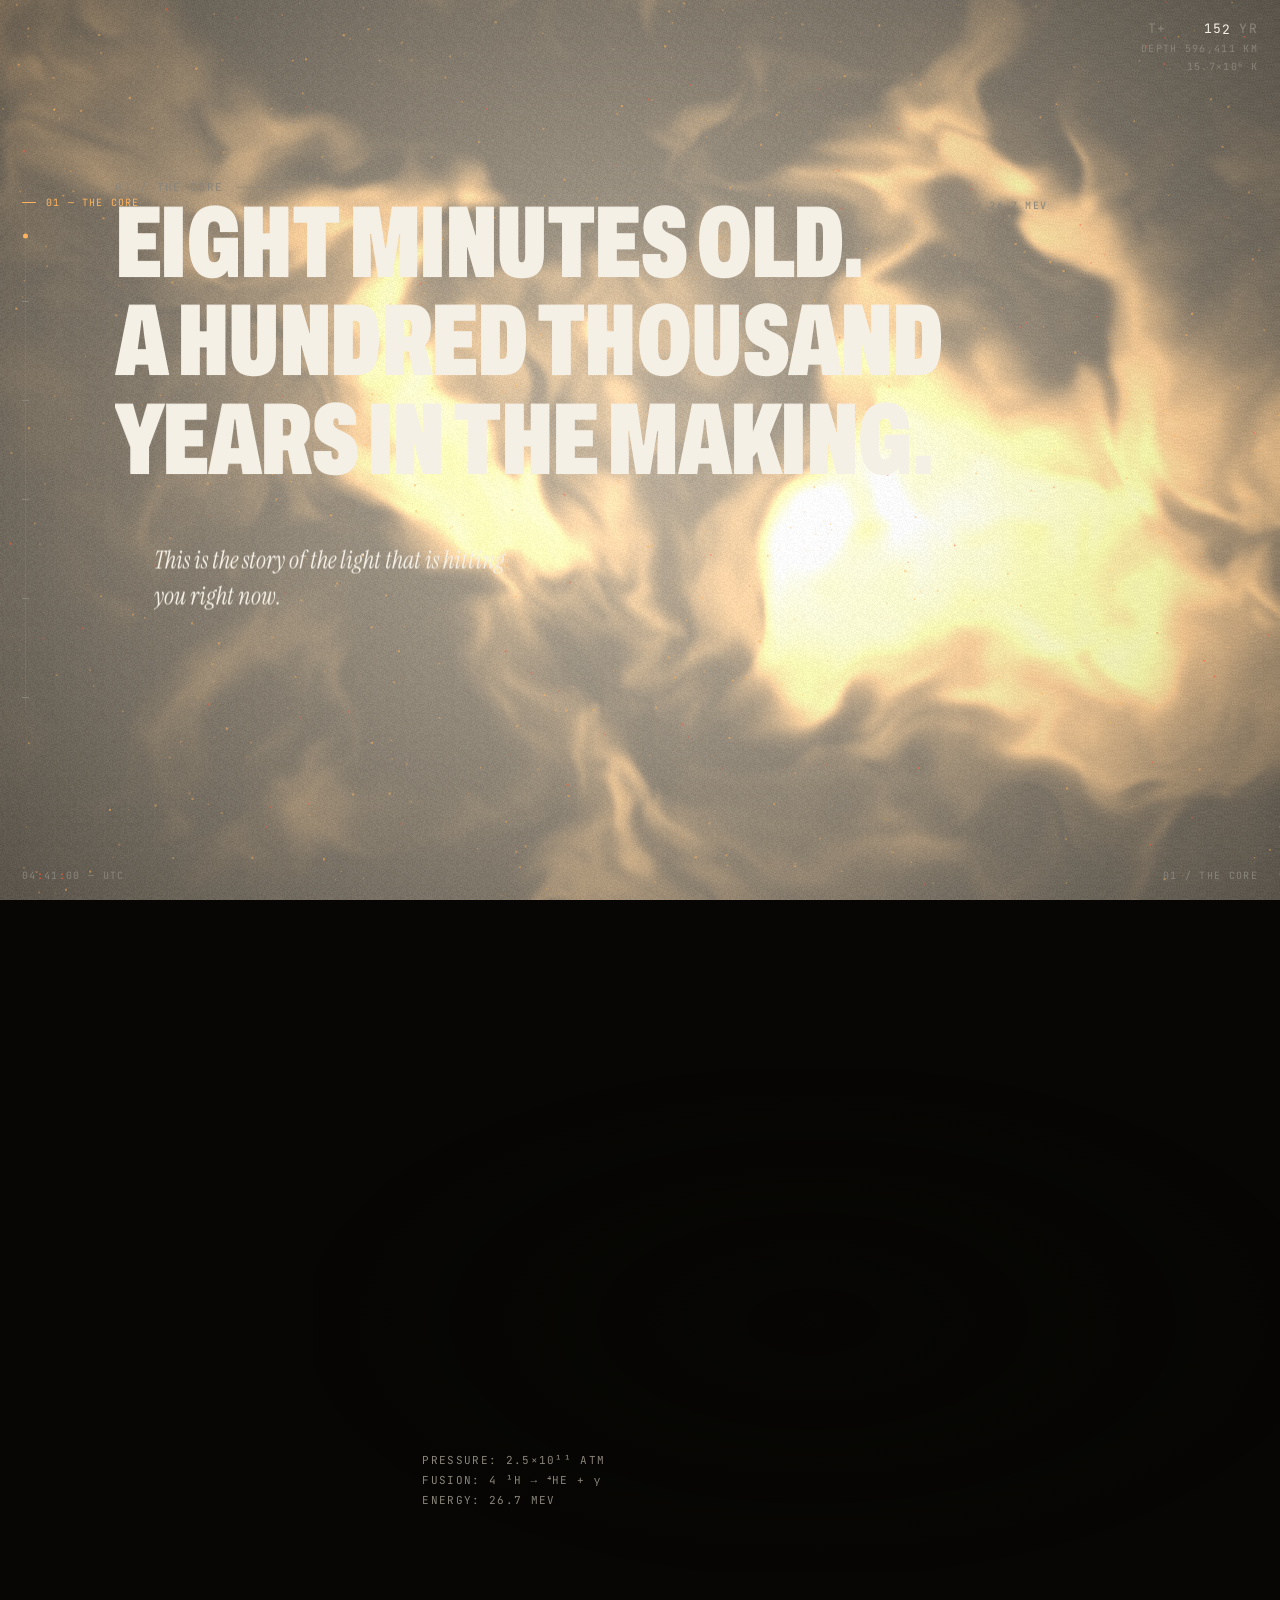
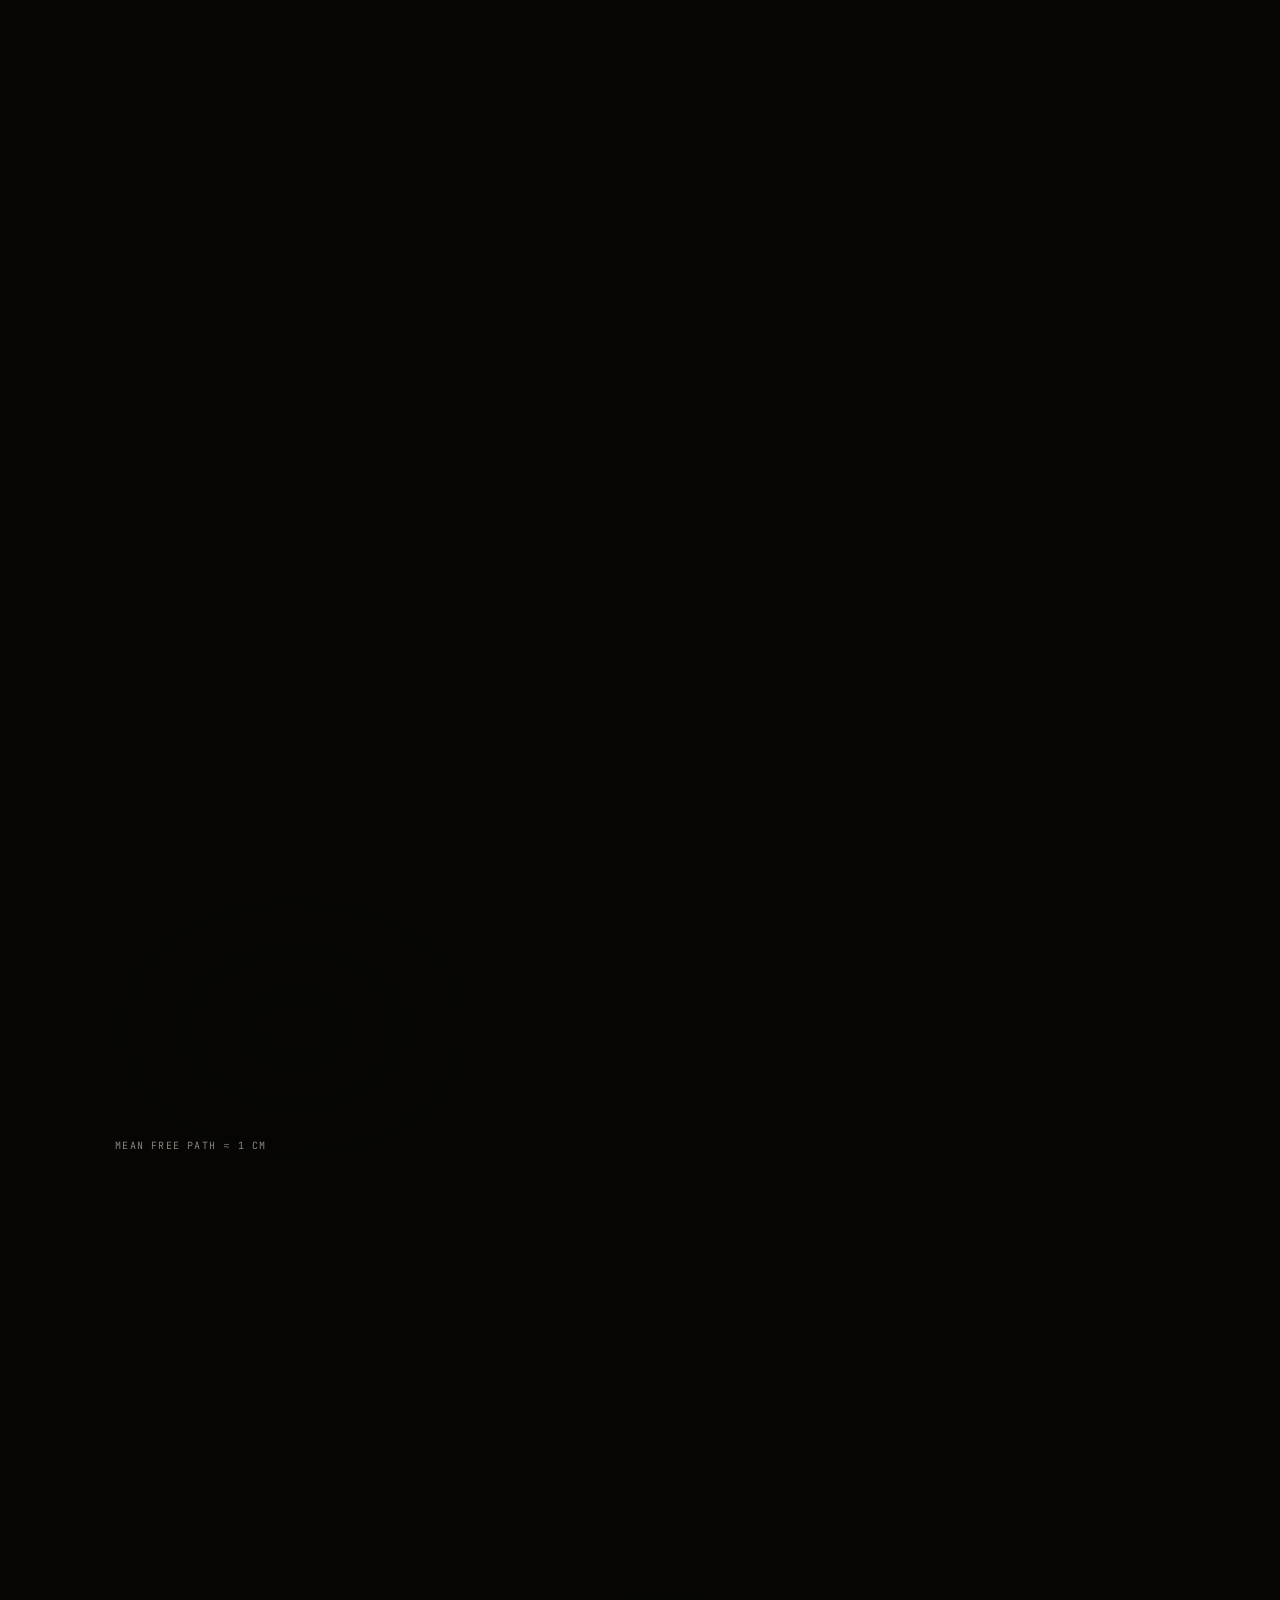
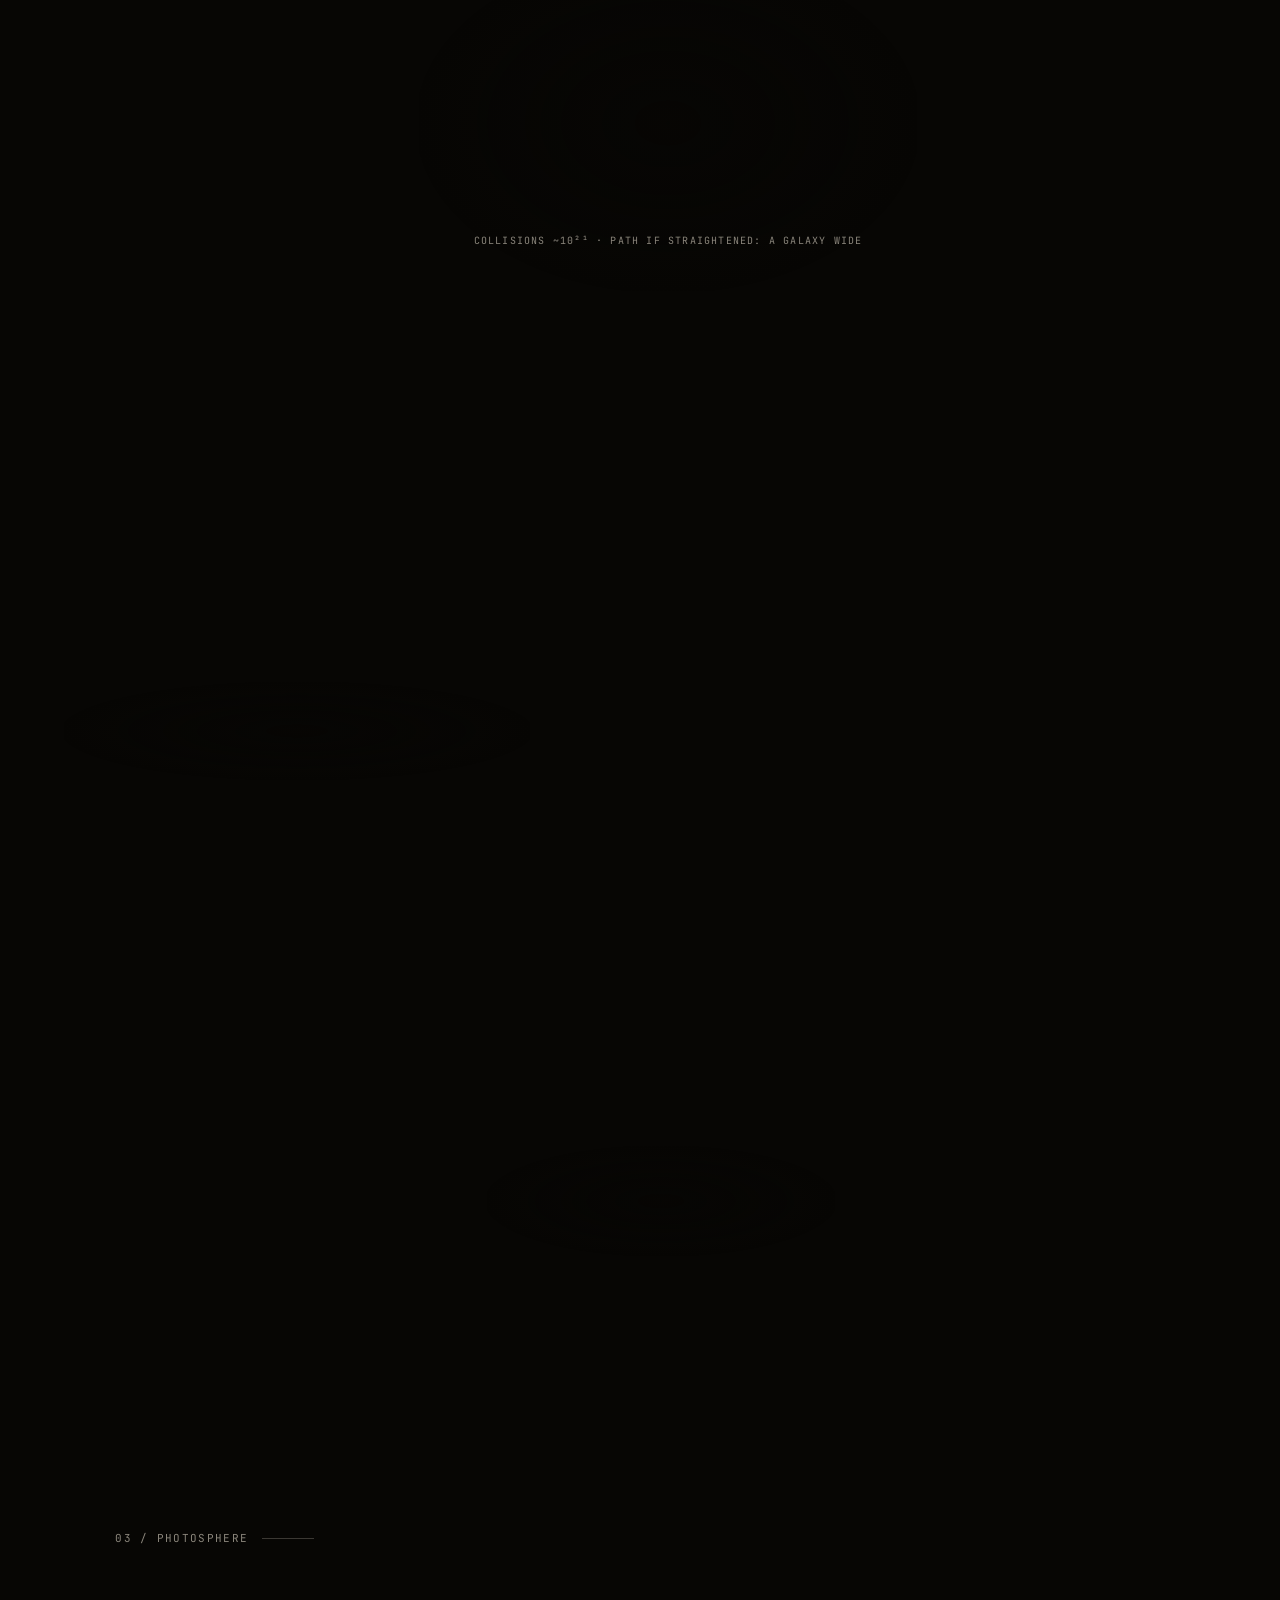
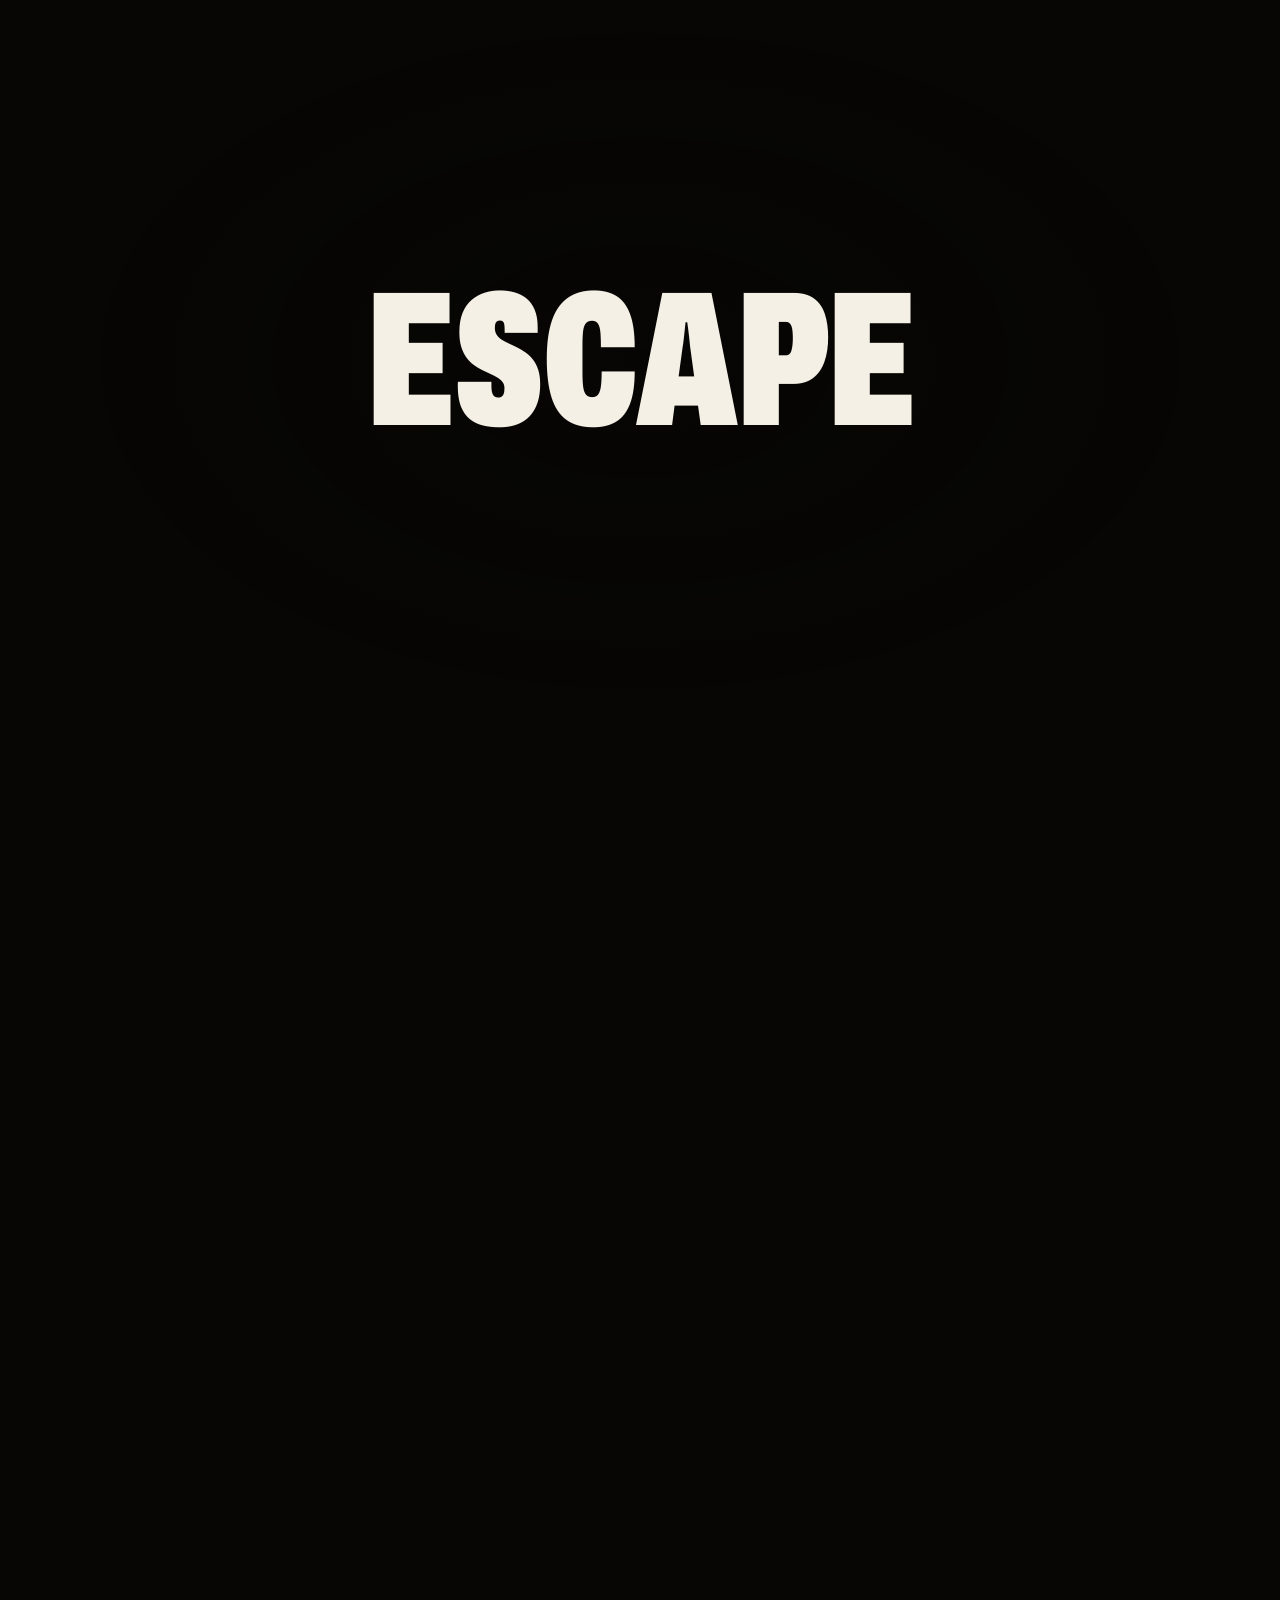
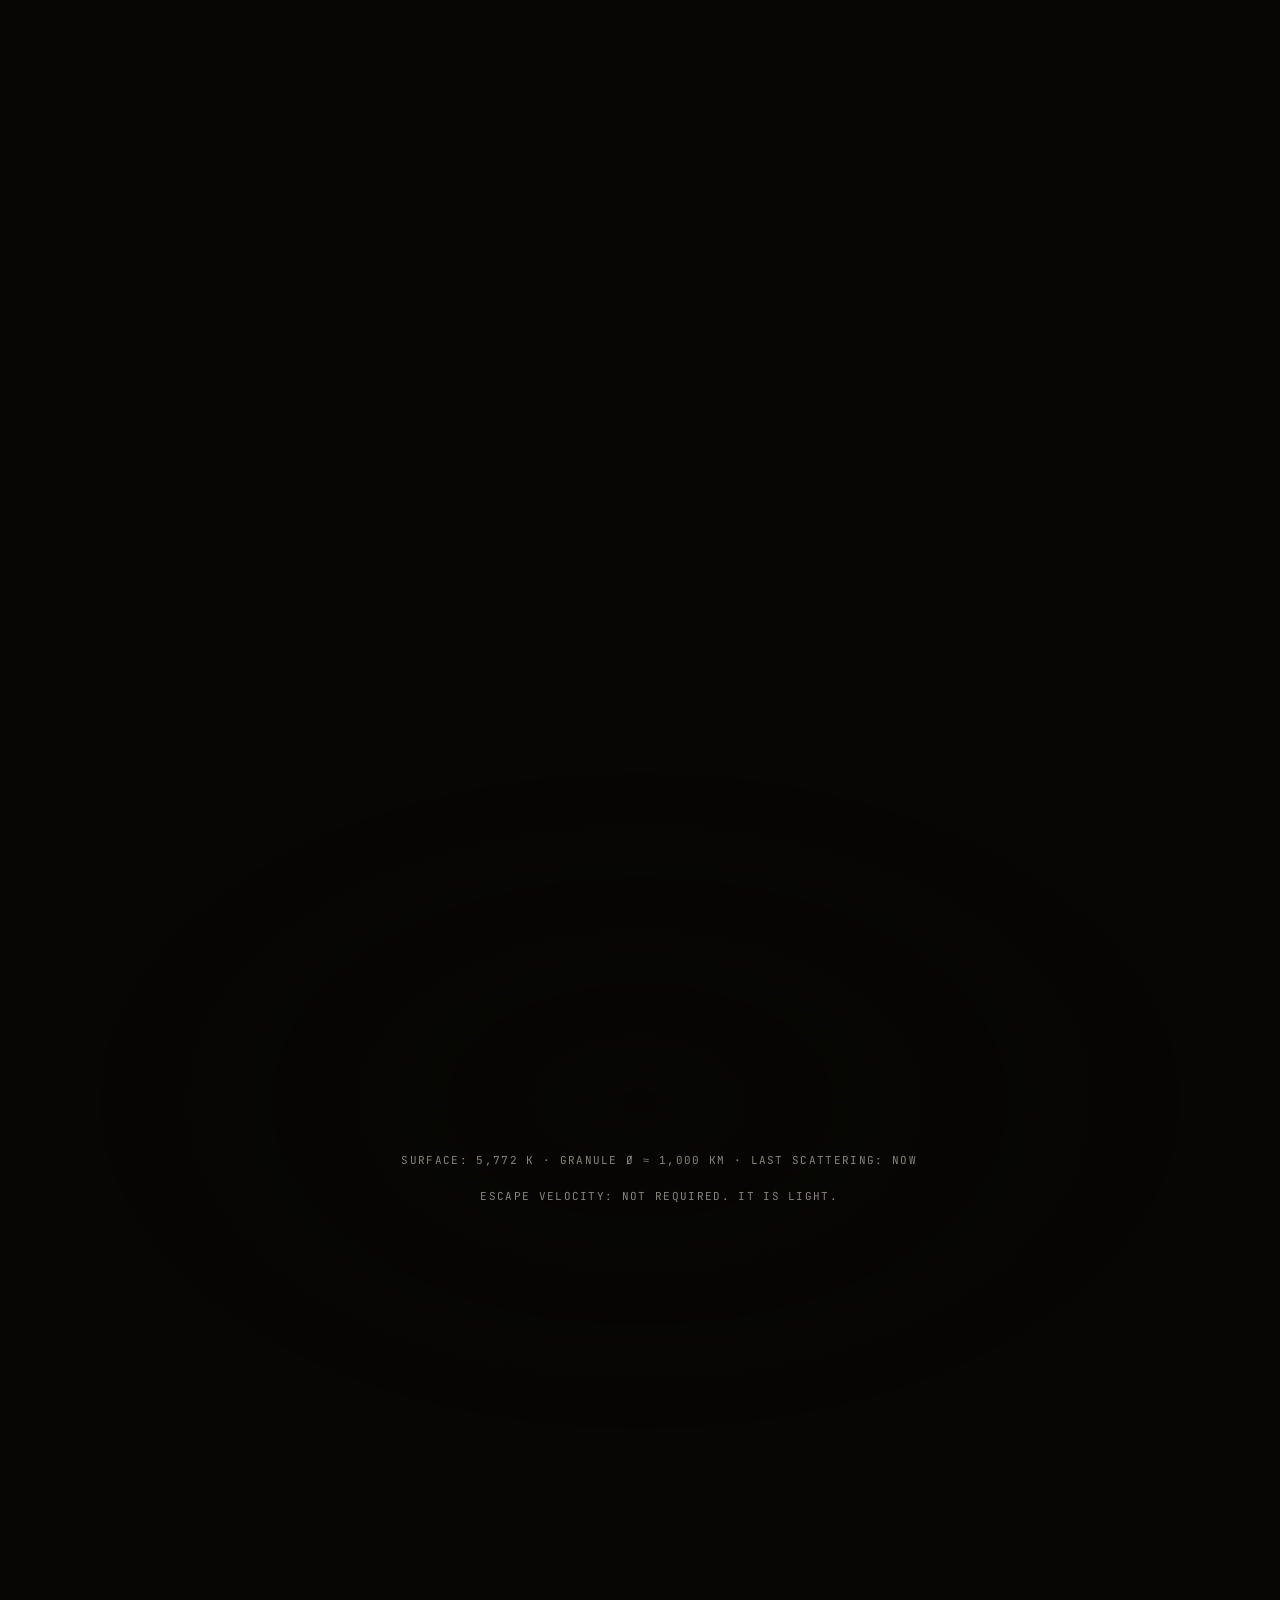
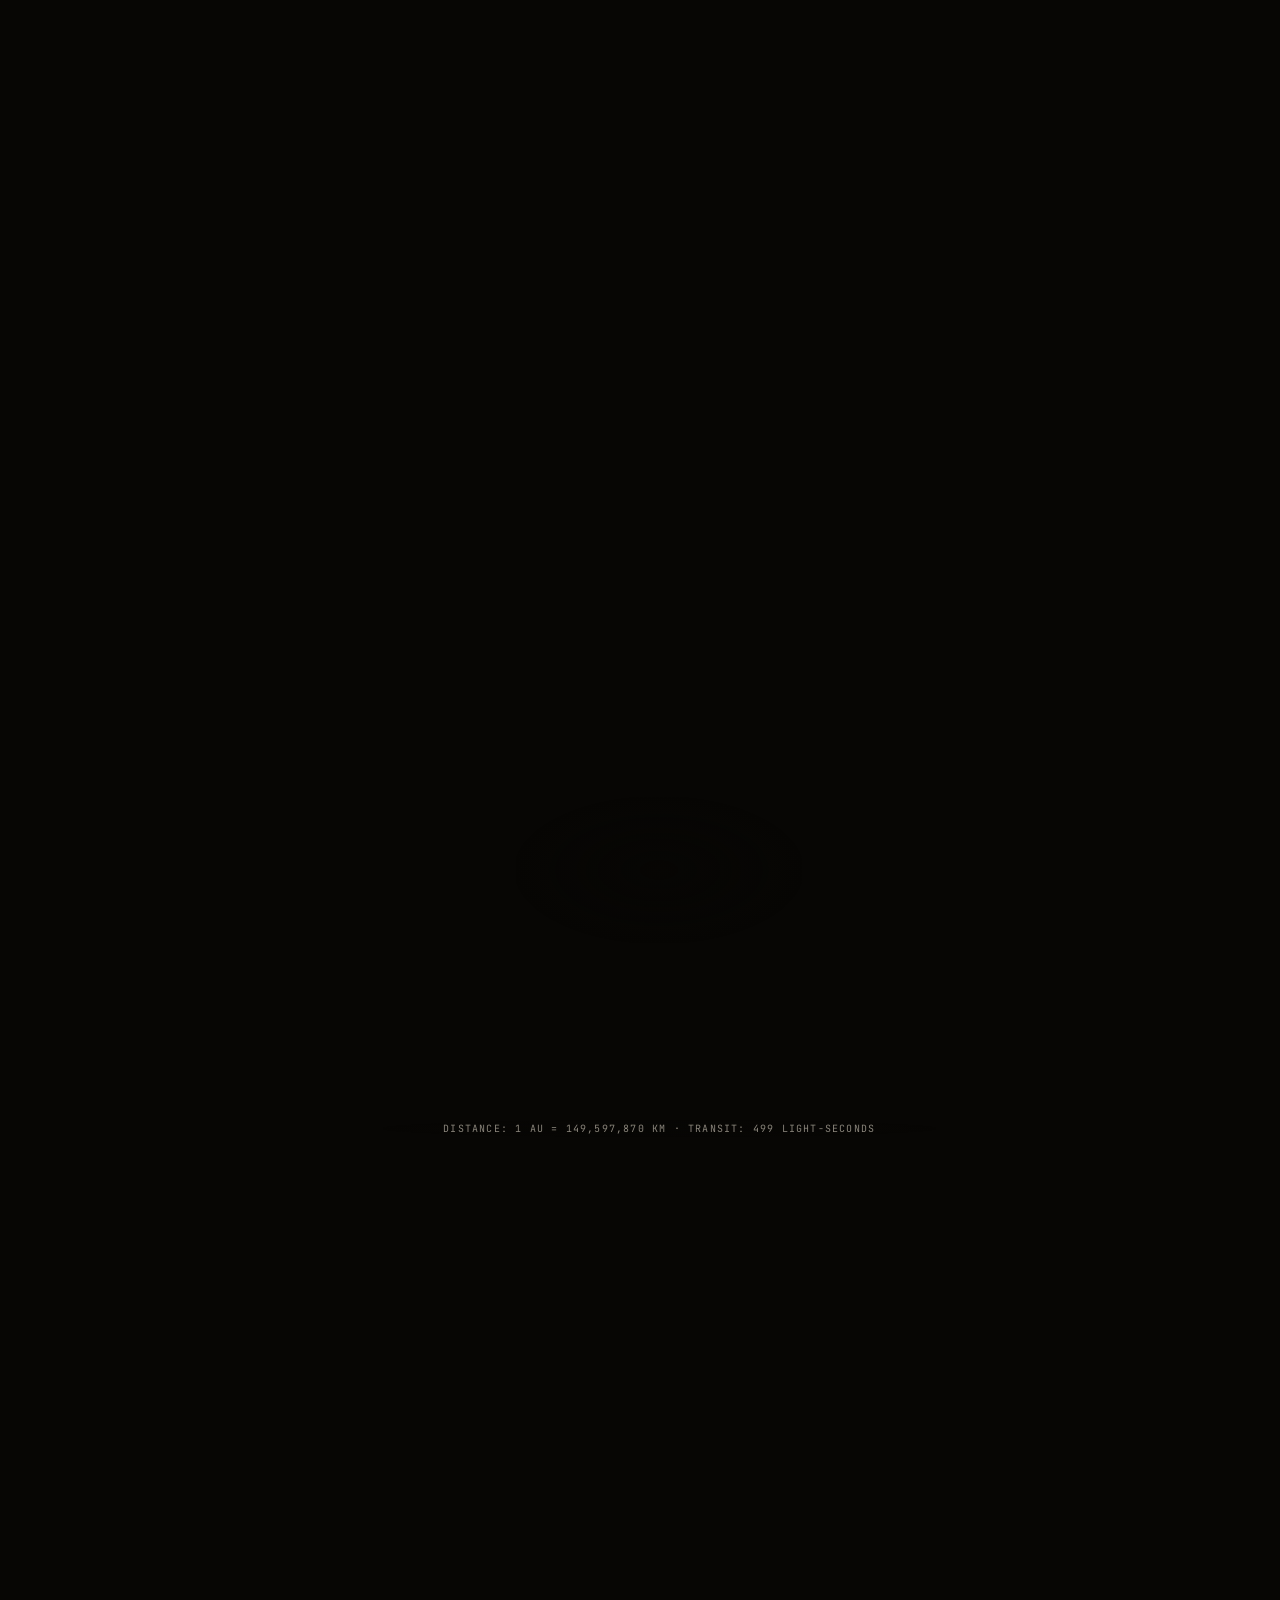
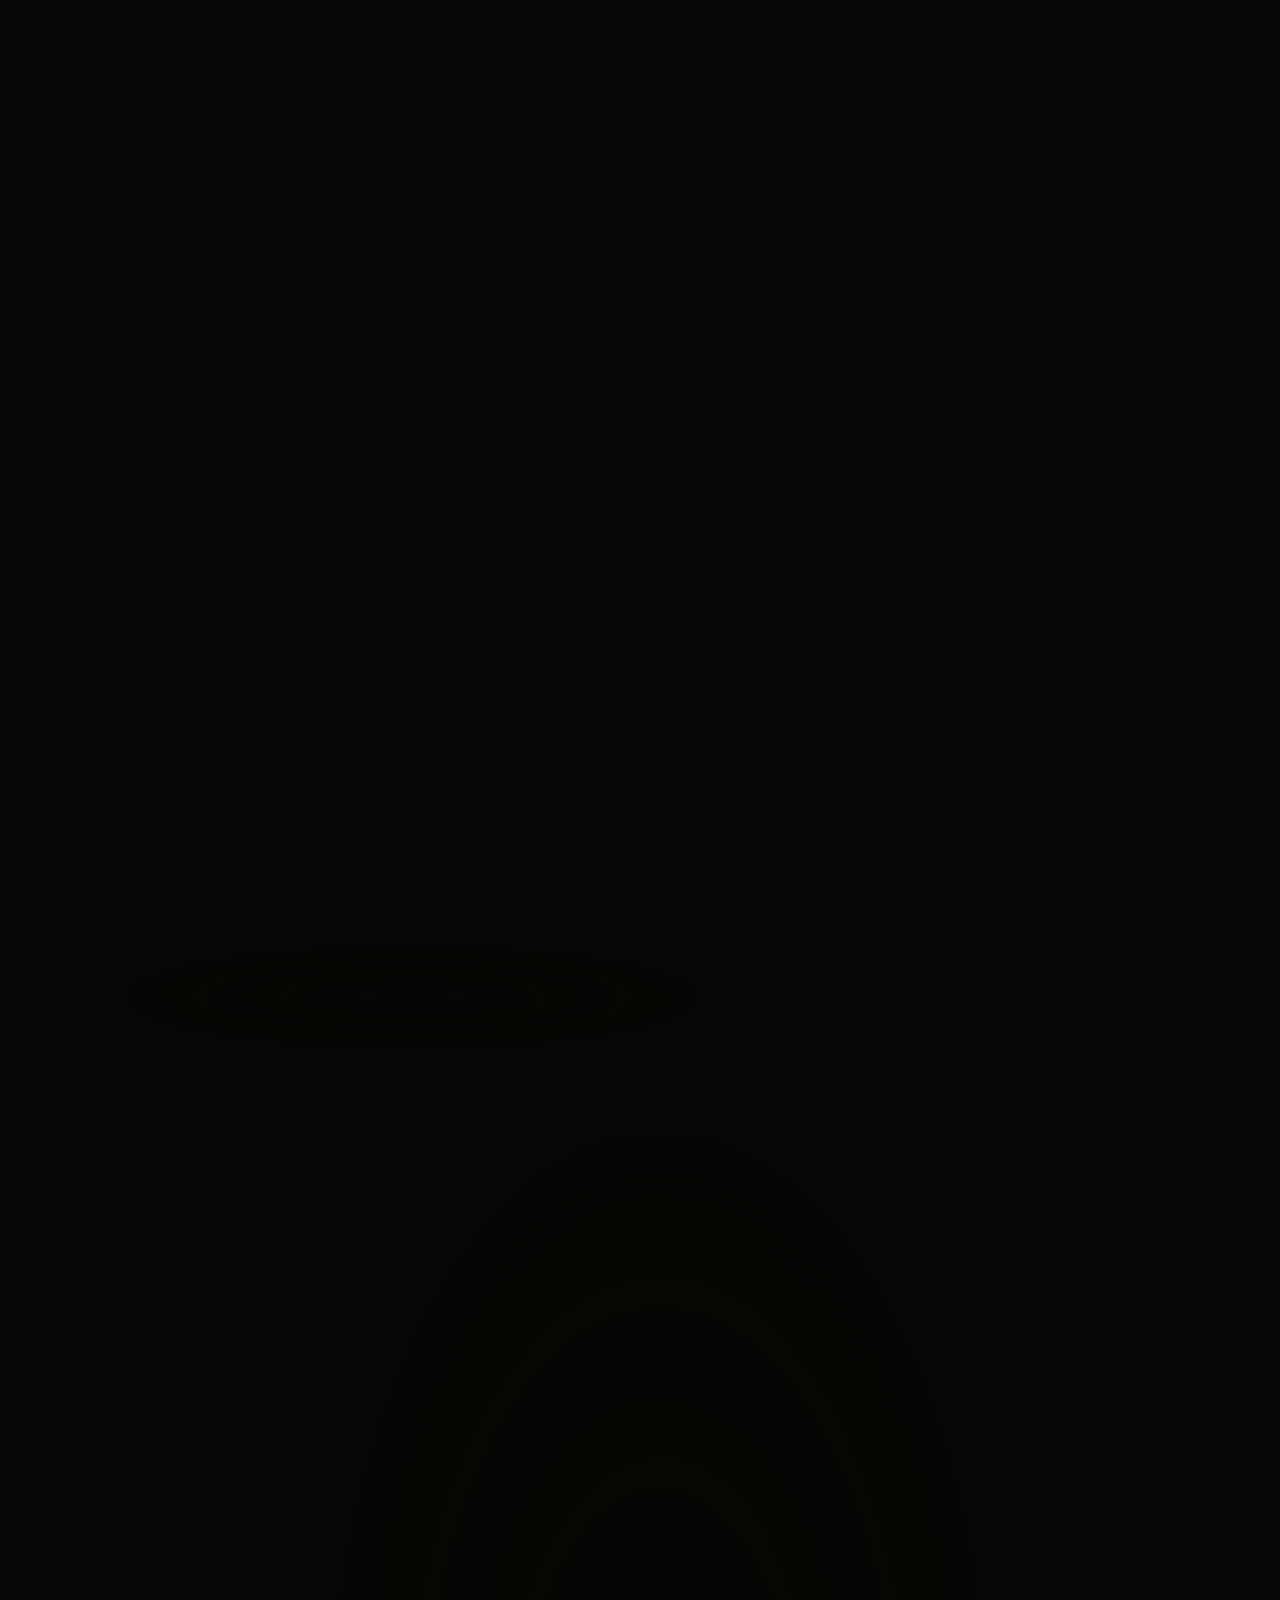
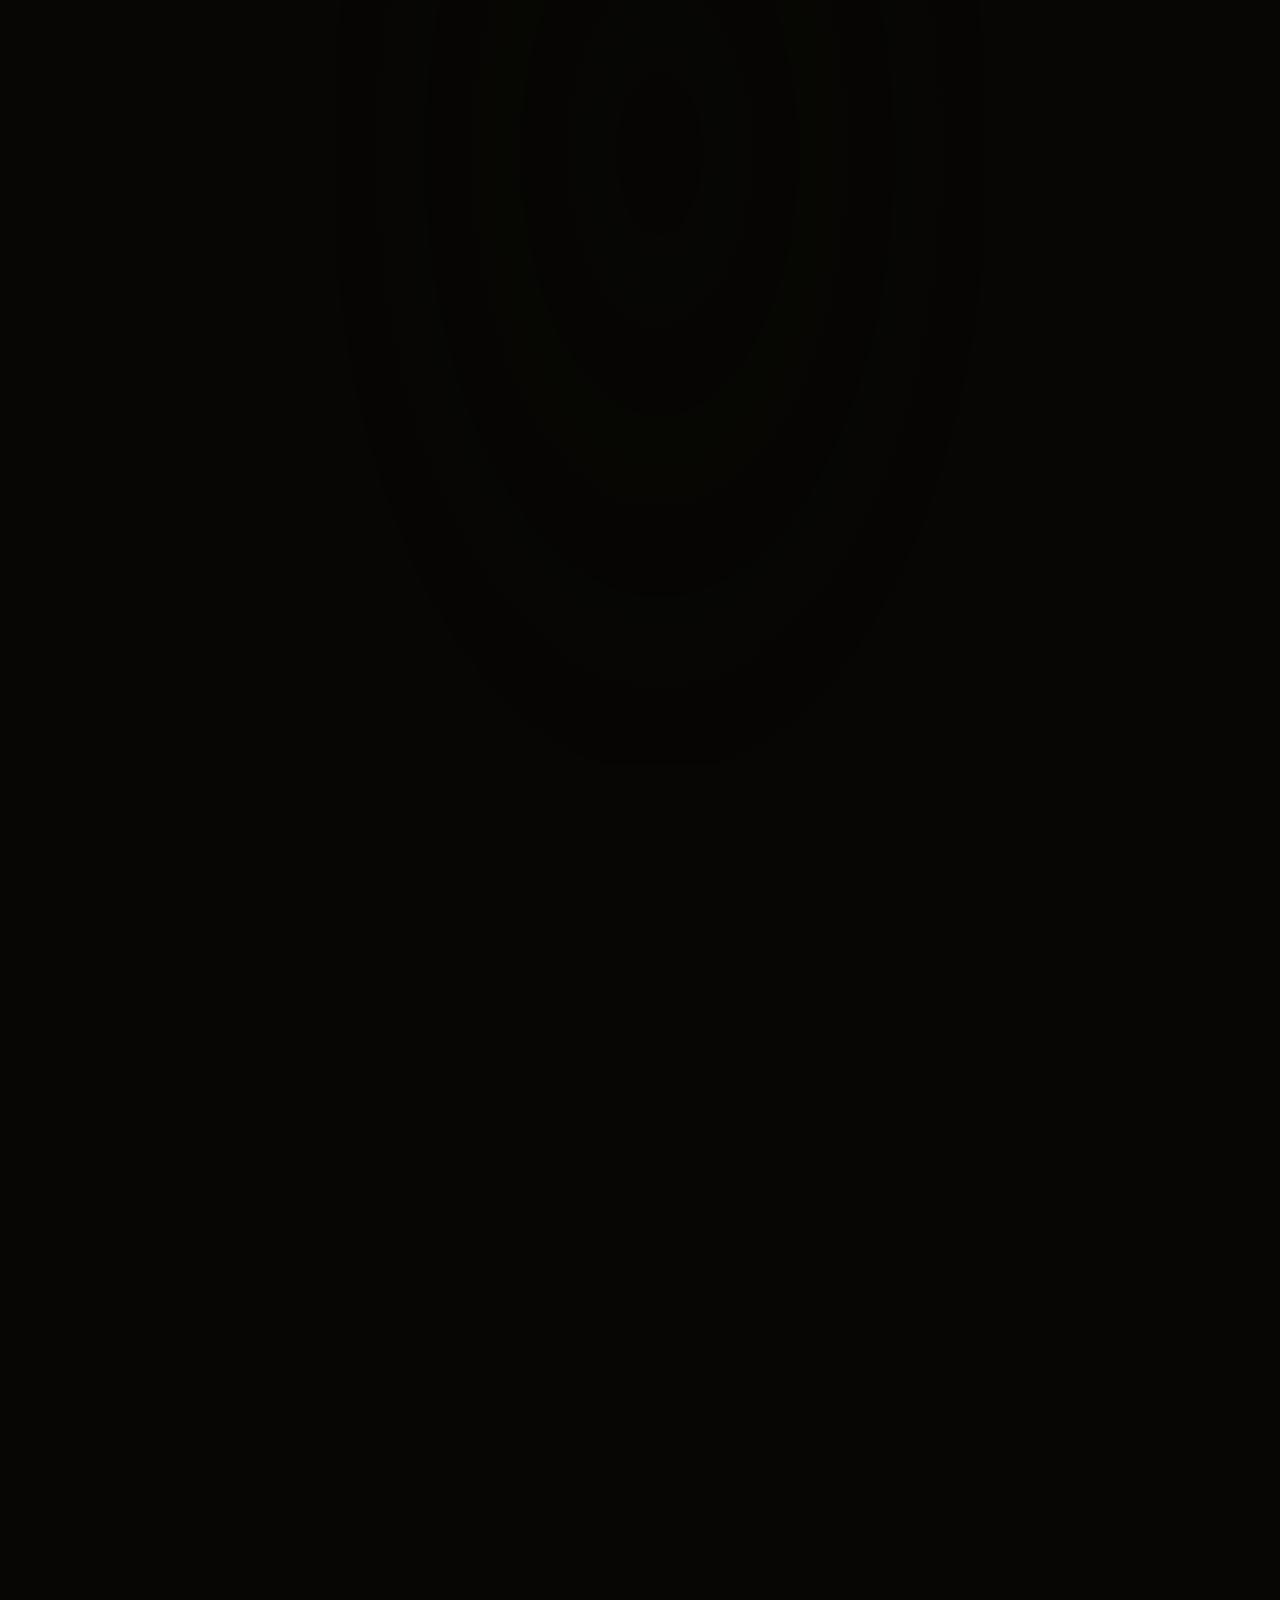
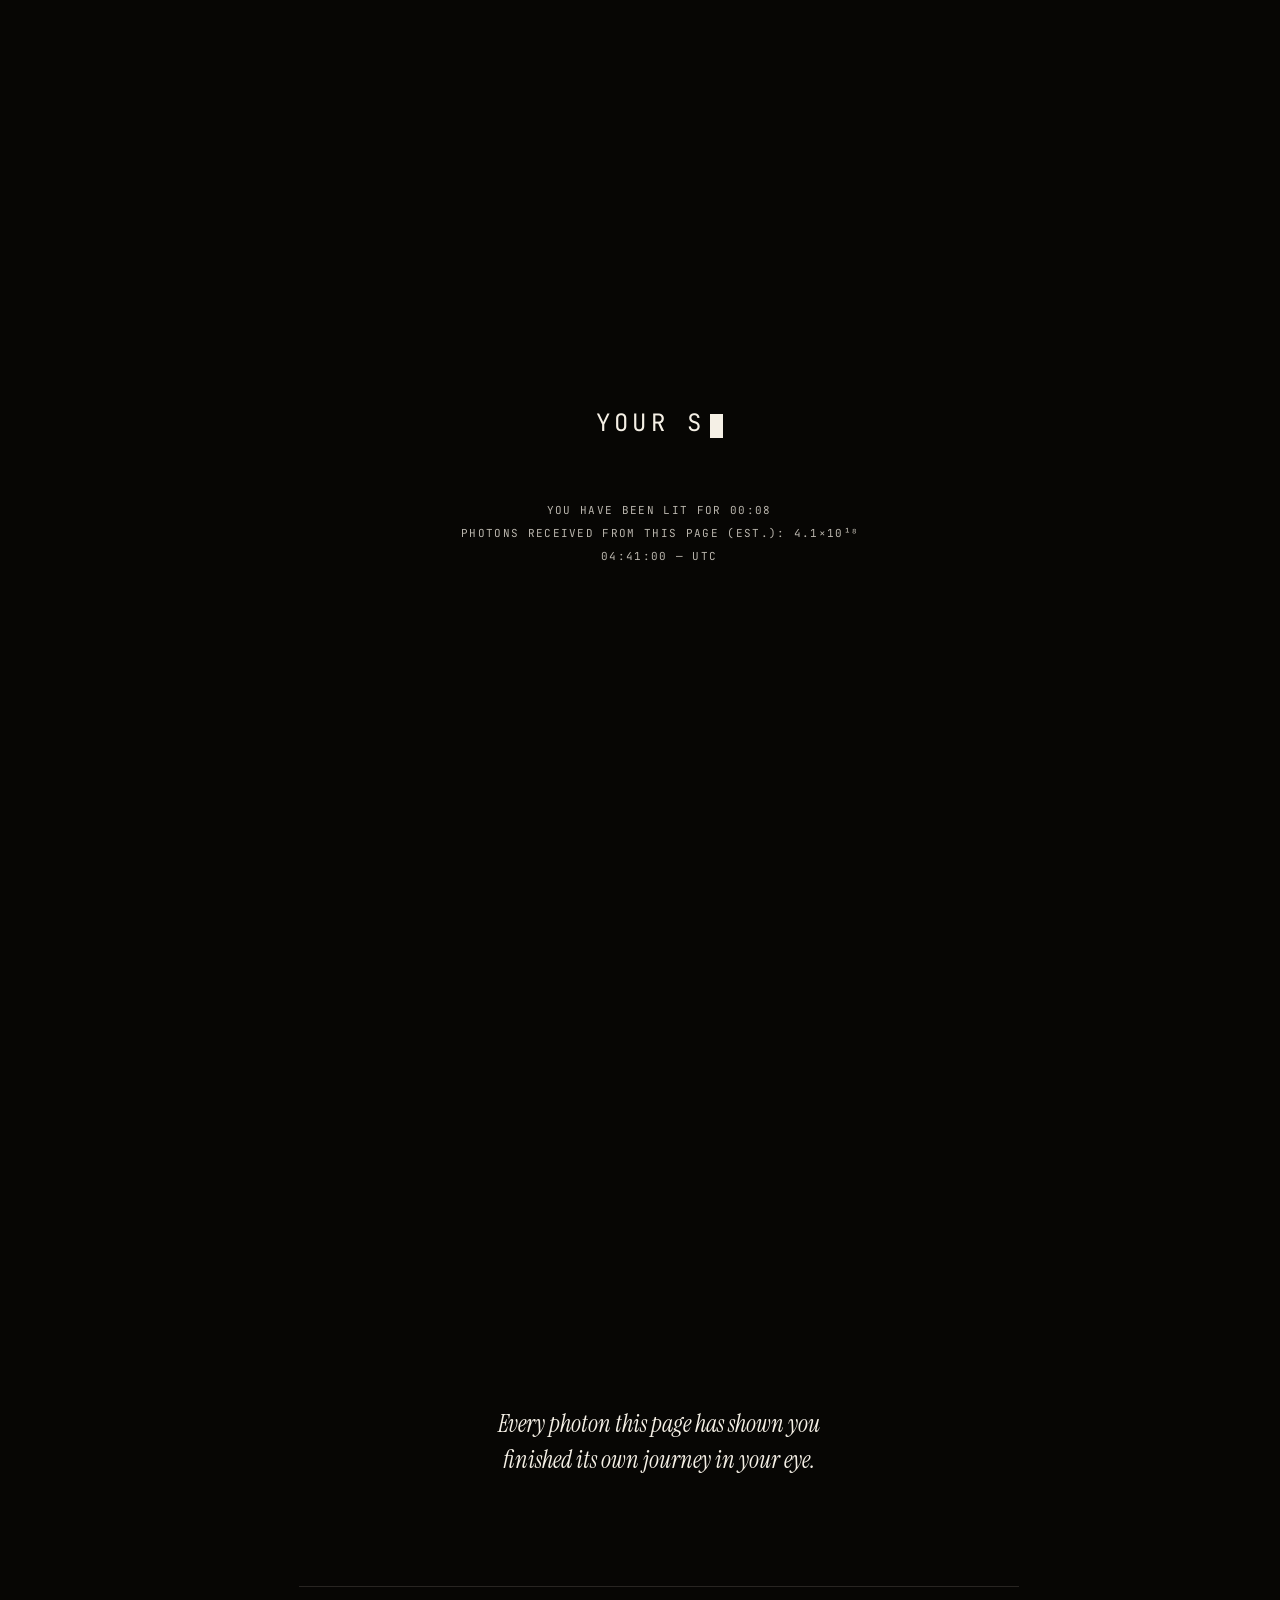
<file: slowlight-standalone.html>
<!doctype html>
<html lang="en">
<head>
<meta charset="utf-8">
<meta name="viewport" content="width=device-width, initial-scale=1">
<title>SLOWLIGHT — the biography of one photon</title>
<meta name="description" content="The sunlight touching you is eight minutes old — and a hundred thousand years in the making. An interactive essay drawn by one shader.">
<meta property="og:title" content="SLOWLIGHT">
<meta property="og:description" content="The hundred-thousand-year journey ending in your eye right now.">
<meta property="og:image" content="og.jpg">
<meta name="theme-color" content="#070604">
<link rel="icon" href="data:image/svg+xml,%3Csvg xmlns='http://www.w3.org/2000/svg' viewBox='0 0 32 32'%3E%3Crect width='32' height='32' fill='%23070604'/%3E%3Ccircle cx='16' cy='16' r='4' fill='%23F5F0E6'/%3E%3C/svg%3E">
<style>
/* Embedded fonts: Archivo variable (wdth 62-125, wght 100-900), Instrument Serif, JetBrains Mono — latin subsets, woff2 as data URIs */
@font-face{font-family:'Archivo';font-style:normal;font-weight:100 900;font-stretch:62% 125%;font-display:block;src:url([data-uri]) format('woff2');}
@font-face{font-family:'Instrument Serif';font-style:italic;font-weight:400;font-display:block;src:url([data-uri]) format('woff2');}
@font-face{font-family:'JetBrains Mono';font-style:normal;font-weight:400;font-display:block;src:url([data-uri]) format('woff2');}

/* ============================================================
   Base layer: reset, canvases, split-text masks, reveals, a11y.
   Design system lives in style.css.
   ============================================================ */

*, *::before, *::after { box-sizing: border-box; margin: 0; padding: 0; }

html {
  -webkit-text-size-adjust: 100%;
  scrollbar-width: thin;
  scrollbar-color: var(--ink) transparent;
}

body {
  min-height: 100vh;
  overflow-x: clip;
  font-kerning: normal;
  text-rendering: optimizeLegibility;
  -webkit-font-smoothing: antialiased;
  -moz-osx-font-smoothing: grayscale;
}

::-webkit-scrollbar { width: 5px; }
::-webkit-scrollbar-track { background: var(--void); }
::-webkit-scrollbar-thumb { background: var(--ink); border-radius: 0; }

img, svg, canvas, video { display: block; max-width: 100%; }
button { font: inherit; color: inherit; background: none; border: 0; cursor: pointer; }
a { color: inherit; text-decoration: none; }
ul, ol { list-style: none; }

/* canvas stack: gl (world) → fx (particles) → content → cursor */
.gl, .fx {
  position: fixed;
  inset: 0;
  width: 100%;
  height: 100%;
  pointer-events: none;
}
.gl { z-index: 0; }
.fx { z-index: 1; }
main { position: relative; z-index: 2; }
.cursor-canvas { position: fixed; inset: 0; width: 100%; height: 100%; z-index: 60; pointer-events: none; }

/* ---------- split text ---------- */
.split .line { display: block; overflow: hidden; }
.split .line-in {
  display: block;
  transform: translateY(118%);
  transition: transform 1.15s cubic-bezier(0.16, 1, 0.3, 1);
  transition-delay: calc(var(--l, 0) * 95ms + var(--d, 0ms));
  will-change: transform;
}
.split.in .line-in { transform: none; }
.split .w { display: inline-block; }

/* generic reveals — gated on .js so no-JS users see everything */
.js [data-reveal] {
  opacity: 0;
  transform: translateY(1.6rem);
  transition: opacity 1s cubic-bezier(0.16, 1, 0.3, 1), transform 1.1s cubic-bezier(0.16, 1, 0.3, 1);
  transition-delay: var(--d, 0ms);
}
.js [data-reveal].in { opacity: 1; transform: none; }

.js [data-reveal="line"] {
  transform: scaleX(0);
  transform-origin: 0 50%;
  opacity: 1;
  transition: transform 1.2s cubic-bezier(0.16, 1, 0.3, 1);
}
.js [data-reveal="line"].in { transform: none; }

/* ---------- a11y ---------- */
.sr-only {
  position: absolute;
  width: 1px; height: 1px;
  clip-path: inset(50%);
  overflow: hidden;
  white-space: nowrap;
}
:focus-visible { outline: 2px solid var(--fusion); outline-offset: 4px; }
.skip-link {
  position: fixed;
  top: 10px; left: 10px;
  z-index: 300;
  padding: 8px 14px;
  background: var(--bone);
  color: var(--void);
  font-family: var(--f-mono);
  font-size: 11px;
  letter-spacing: 0.12em;
  text-transform: uppercase;
  transform: translateY(-250%);
  transition: transform 0.3s ease;
}
.skip-link:focus-visible { transform: none; }

.noscript-note {
  position: relative;
  z-index: 90;
  padding: 24px;
  background: #070604;
  color: #F5F0E6;
  font: 14px/1.6 Georgia, serif;
}

@media (prefers-reduced-motion: reduce) {
  *, *::before, *::after {
    animation-duration: 0.01ms !important;
    animation-iteration-count: 1 !important;
    transition-duration: 0.01ms !important;
    transition-delay: 0ms !important;
  }
  html { scroll-behavior: auto !important; }
}

/* ============================================================
   SLOWLIGHT — design system.
   Palette: void/bone/amber/fusion/rayleigh/gray/soot. No others.
   Voices: Archivo = physics · Instrument Serif = the photon ·
   JetBrains Mono = the instruments.
   ============================================================ */

:root {
  --void: #070604;
  --bone: #F5F0E6;
  --amber: #FFB35C;
  --fusion: #FF5C38;
  --rayleigh: #9DC1E4;
  --gray: #8A857B;
  --soot: #14110C;

  /* migrated live by JS across the journey */
  --ink: var(--bone);
  --accent: var(--amber);
  --hud-ink: var(--gray);
  --hud-strong: var(--bone);

  --f-display: 'Archivo', 'Arial Narrow', sans-serif;
  --f-serif: 'Instrument Serif', Georgia, serif;
  --f-mono: 'JetBrains Mono', 'Consolas', monospace;
}

html { background: var(--void); }

body {
  background: var(--void);
  color: var(--ink);
  font-family: var(--f-serif);
}

::selection { background: var(--fusion); color: var(--bone); }

/* native cursor hides only once the photon cursor is actually drawing */
@media (pointer: fine) {
  html.js.cursor-live:not(.reduced) body,
  html.js.cursor-live:not(.reduced) a,
  html.js.cursor-live:not(.reduced) button { cursor: none; }
}

/* no-WebGL fallback: a still of the world, content fully legible */
.no-gl .gl, .no-gl .fx { display: none; }
.no-gl body {
  background:
    radial-gradient(120% 90% at 72% 12%, rgba(255, 179, 92, 0.22), transparent 55%),
    radial-gradient(140% 110% at 30% 95%, rgba(138, 46, 20, 0.35), transparent 60%),
    var(--void);
}

/* ---------- voices ---------- */
.mono {
  font-family: var(--f-mono);
  font-size: 11px;
  font-weight: 400;
  letter-spacing: 0.12em;
  text-transform: uppercase;
  font-variant-numeric: tabular-nums;
  color: var(--gray);
  font-style: normal;
}
/* Greek physics notation must survive the caps transform: λ, σ, γ stay lowercase */
.nocase { text-transform: none; }

.display {
  font-family: var(--f-display);
  font-size: clamp(3rem, 10vw, 10rem);
  line-height: 0.96;
  text-transform: uppercase;
  letter-spacing: -0.015em;
  color: var(--ink);
  font-variation-settings: 'wght' 900, 'wdth' 62;
}

.voice {
  font-family: var(--f-serif);
  font-style: italic;
  font-size: clamp(1.25rem, 1.9vw, 1.5rem);
  line-height: 1.5;
  max-width: 34ch;
  color: var(--ink);
}
.c5 .voice, .block-core .voice { max-width: 40ch; }
[data-split] { text-wrap: pretty; }
.voice-crossing, .voice-final, .voice-lone { text-wrap: balance; }

/* ---------- chapter scaffolding ---------- */
.chapter {
  position: relative;
  padding-inline: max(9vw, 72px) max(6vw, 24px);
}

.index {
  display: flex;
  align-items: center;
  gap: 14px;
  color: var(--hud-ink);
}
.index::after {
  content: '';
  width: 52px;
  height: 1px;
  background: currentColor;
  opacity: 0.4;
}

.scrim { position: relative; z-index: 0; }
.scrim::before {
  content: '';
  position: absolute;
  inset: -18% -14%;
  z-index: -1;
  background: radial-gradient(ellipse at 50% 50%, rgba(7, 6, 4, 0.58), transparent 72%);
  pointer-events: none;
}

/* ---------- absorb / re-emit hover grammar ---------- */
@keyframes reemit {
  0%, 22% { opacity: 0.3; text-shadow: none; }
  30% { opacity: 1; text-shadow: 1px 0 rgba(255, 92, 56, 0.4), -1px 0 rgba(157, 193, 228, 0.4); }
  100% { opacity: 1; text-shadow: 1px 0 rgba(255, 92, 56, 0), -1px 0 rgba(157, 193, 228, 0); }
}
a:hover, .again:hover, .rail-tick:hover span {
  animation: reemit 0.39s ease-out both;
}

/* ============================================================
   PRELOADER
   ============================================================ */
.loader {
  position: fixed;
  inset: 0;
  z-index: 90;
  display: flex;
  flex-direction: column;
  align-items: center;
  justify-content: center;
  gap: 18px;
  background: var(--void);
  transition: opacity 0.35s ease, visibility 0s 0.35s;
}
.loaded .loader { opacity: 0; visibility: hidden; }

.loader-stage { position: relative; width: 220px; height: 40px; }
.nucleus {
  position: absolute;
  top: 50%; left: 50%;
  width: 4px; height: 4px;
  margin: -2px 0 0 -2px;
  border-radius: 50%;
  background: var(--bone);
  box-shadow: 0 0 12px rgba(245, 240, 230, 0.6);
}

.loader-kelvin { font-size: 14px; color: var(--bone); }
.loader-status { font-size: 10px; }
.loader-line {
  font-size: 10px;
  color: var(--amber);
  min-height: 1.4em;
  opacity: 0;
  transition: opacity 0.6s ease;
}
.loader-line.on { opacity: 1; }

.flash {
  position: fixed;
  inset: 0;
  z-index: 80;
  background: var(--bone);
  opacity: 0;
  pointer-events: none;
  transition: opacity 0.5s ease-out;
}
.flash.on { opacity: 1; transition: none; }

/* ============================================================
   HUD
   ============================================================ */
.hud { position: fixed; inset: 0; z-index: 50; pointer-events: none; color: var(--hud-ink); }
.hud-tr { transition: opacity 0.3s ease; }
.hud-hidden .hud-tr { opacity: 0 !important; }
.js .hud { opacity: 0; transition: opacity 1.2s ease 0.4s; }
.js .loaded .hud, .js.loaded .hud { opacity: 1; }

.hud-tr { position: absolute; top: 20px; right: 22px; text-align: right; display: grid; gap: 5px; }
.hud-bl { position: absolute; bottom: 18px; left: 22px; }
.hud-br { position: absolute; bottom: 18px; right: 22px; }
.hud-line { font-size: 10px; }

.odo { font-size: 13px; }
.odo-prefix, .odo-unit { color: var(--hud-ink); }
.odo-unit { margin-left: 0.6em; }
.odo-digits { color: var(--hud-strong); }

.odo .col {
  display: inline-block;
  height: 1.2em;
  overflow: hidden;
  vertical-align: bottom;
}
.odo .col-in {
  display: block;
  line-height: 1.2;
  transition: transform 0.28s cubic-bezier(0.7, 0, 0.2, 1);
}
.odo.rolling .odo-digits { color: var(--fusion); }
.odo.rolling .col-in { transition-duration: 0.55s; }

.colon { color: var(--fusion); animation: blink 1s steps(2, jump-none) infinite; }
@keyframes blink { 50% { opacity: 0.15; } }

/* ============================================================
   JOURNEY RAIL
   ============================================================ */
.rail {
  position: fixed;
  left: 22px;
  top: 50%;
  transform: translateY(-50%);
  height: min(58vh, 520px);
  z-index: 50;
  display: flex;
  flex-direction: column;
  justify-content: space-between;
}
.js .rail { opacity: 0; transition: opacity 1.2s ease 0.6s; }
.js .loaded .rail, .js.loaded .rail { opacity: 1; }

.rail { color: var(--hud-ink); }
.rail-line {
  position: absolute;
  left: 3px;
  top: 0;
  bottom: 0;
  width: 1px;
  background: color-mix(in srgb, var(--hud-ink) 35%, transparent);
}
.rail-dot {
  position: absolute;
  left: -2px;
  top: 0;
  width: 5px; height: 5px;
  border-radius: 50%;
  background: var(--accent);
  transition: background-color 0.6s linear;
}

.rail-tick {
  position: relative;
  display: flex;
  align-items: center;
  gap: 10px;
  min-height: 24px;
  font-size: 10px;
  color: var(--hud-ink);
}
.rail-tick::after { content: ''; position: absolute; inset: -4px -14px -4px -8px; }
.rail-tick i {
  width: 7px;
  height: 1px;
  background: var(--hud-ink);
  transition: background-color 0.3s ease, width 0.3s ease;
}
.rail-tick span {
  opacity: 0;
  transform: translateX(-6px);
  transition: opacity 0.2s ease-out, transform 0.2s ease-out;
  white-space: nowrap;
}
.rail:hover .rail-tick span,
.rail-tick:focus-visible span,
.rail-tick.now span { opacity: 1; transform: none; }
.rail-tick.now i { background: var(--accent); width: 14px; }
.rail-tick.now span { color: var(--accent); }

/* ============================================================
   01 / THE CORE
   ============================================================ */
.c1 { padding-top: 20vh; padding-bottom: 24vh; }
.c1-inner { position: relative; }

.hero-head { position: relative; width: fit-content; }
.display-core { font-variation-settings: 'wght' 900, 'wdth' 62; font-size: clamp(2.5rem, 8vw, 8.5rem); }
.annot {
  font-size: 10px;
  color: var(--gray);
}
.hero-head .annot {
  position: absolute;
  top: 0.5em;
  left: calc(100% + 18px);
  white-space: nowrap;
}

.voice-intro { margin-top: 6vh; margin-left: clamp(0px, 3vw, 60px); }

.block-core {
  margin-top: 58vh;
  margin-left: clamp(0px, 24vw, 440px);
}
.stats { display: grid; gap: 6px; margin-top: 28px; }

.cue {
  position: absolute;
  left: 50%;
  transform: translateX(-50%);
  bottom: -14vh;
  animation: pulse 2s ease-in-out infinite;
}
@keyframes pulse { 50% { opacity: 0.35; } }

/* ============================================================
   02 / THE WALK
   ============================================================ */
.c2 {
  padding-top: 22vh;
  padding-bottom: 30vh;
  display: flex;
  flex-direction: column;
}
.display-walk { font-variation-settings: 'wght' 900, 'wdth' 66; margin-top: 4vh; }

.walk-block { margin-top: 32vh; width: fit-content; }
.walk-block:nth-of-type(2) { margin-left: clamp(0px, 28vw, 520px); }
.walk-block:nth-of-type(4) { margin-left: clamp(0px, 10vw, 200px); }
.walk-block .annot { display: block; margin-top: 18px; }

.callout {
  align-self: flex-end;
  margin-top: 16vh;
  margin-right: clamp(0px, 4vw, 80px);
  color: var(--fusion);
  font-size: 12px;
}
.js .callout { transition-duration: 0.5s; }

.voice-aside {
  margin-top: 26vh;
  margin-left: clamp(0px, 32vw, 560px);
  font-size: clamp(1.05rem, 1.4vw, 1.2rem);
  color: color-mix(in srgb, var(--ink) 80%, transparent);
}

/* ============================================================
   03 / PHOTOSPHERE
   ============================================================ */
.c3 { padding-inline: 0; }
.c3-scrub { height: 260vh; }
.c3 .stage {
  position: sticky;
  top: 0;
  height: 100vh;
  height: 100svh;
  display: grid;
  place-items: center;
}
.index-stage {
  position: absolute;
  top: 20px;
  left: max(9vw, 72px);
}
.c3 .stage::before,
.c3-after::before {
  content: '';
  position: absolute;
  inset: 12% 6%;
  background: radial-gradient(ellipse at 50% 50%, rgba(7, 6, 4, 0.52), transparent 68%);
  pointer-events: none;
}
.c3-after { position: relative; }
.c3-after > *, .c3 .escape { position: relative; }

.escape {
  font-family: var(--f-display);
  font-size: clamp(4rem, 15vw, 17rem);
  line-height: 1;
  text-transform: uppercase;
  font-variation-settings: 'wght' var(--wg, 900), 'wdth' var(--wd, 62);
  letter-spacing: var(--esc-ls, -0.01em);
  contain: layout style;
}

.c3-after {
  min-height: 100vh;
  display: flex;
  flex-direction: column;
  align-items: center;
  justify-content: center;
  gap: 22px;
  text-align: center;
  padding-inline: max(9vw, 72px) max(6vw, 24px);
}
.voice-lone { max-width: 38ch; }
.stats-rule { width: min(420px, 70vw); height: 1px; background: color-mix(in srgb, var(--gray) 40%, transparent); margin-top: 4vh; }
.c3-after .stats { margin: 0; }

/* ============================================================
   04 / THE CROSSING
   ============================================================ */
.c4 {
  padding-top: 24vh;
  padding-bottom: 24vh;
  display: flex;
  flex-direction: column;
  align-items: center;
  text-align: center;
}
.display-crossing {
  font-variation-settings: 'wght' 150, 'wdth' 125;
  font-size: clamp(2rem, 6.5vw, 6rem);
  letter-spacing: 0.08em;
  margin-top: 5vh;
}

.waypoints { width: min(560px, 86vw); margin-top: 16vh; }
.waypoints li {
  padding: 14px 0 0;
  margin-top: 22vh;
  border-top: 1px solid color-mix(in srgb, var(--gray) 25%, transparent);
  text-align: left;
  color: color-mix(in srgb, var(--gray) 92%, transparent);
  transition: color 0.5s ease;
}
.waypoints li span { color: inherit; }
.waypoints li.now { color: var(--bone); }
.waypoints li.now span { color: var(--accent); }
.waypoints-2 { margin-top: 0; }

.voice-crossing { margin-top: 26vh; max-width: 30ch; }
.crossing-foot { margin-top: 22vh; font-size: 10px; }
.cue-hold { margin-top: 18vh; text-align: center; font-size: 10px; animation: pulse 3s ease-in-out infinite; }

/* ============================================================
   05 / THE SKY
   ============================================================ */
.c5 {
  padding-top: 26vh;
  padding-bottom: 30vh;
}
.display-sky { font-variation-settings: 'wght' 700, 'wdth' 100; margin-top: 4vh; font-size: clamp(2.6rem, 8.5vw, 9rem); }
.c5 .voice { margin-top: 10vh; margin-left: clamp(0px, 6vw, 120px); }

.spectrum-wrap {
  margin-top: 14vh;
  margin-left: clamp(0px, 6vw, 120px);
  width: min(86vw, 640px);
  display: grid;
  gap: 12px;
}
.c5 .mono { color: color-mix(in srgb, var(--ink) 72%, transparent); }
.spectrum {
  position: relative;
  height: 44px;
  touch-action: pan-y;
}
.spectrum canvas { width: 100%; height: 100%; }
.spec-marker {
  position: absolute;
  top: -6px;
  bottom: -6px;
  left: 20%;
  width: 2px;
  background: var(--ink);
  pointer-events: none;
}
.spec-marker::after {
  content: '';
  position: absolute;
  top: -5px; left: -3px;
  border: 4px solid transparent;
  border-top-color: var(--ink);
}
.spec-out { color: var(--ink); font-size: 12px; }
.spec-cite { font-size: 10px; }

.voice-closer { margin-top: 26vh; }

/* ============================================================
   06 / THE EYE
   ============================================================ */
.c6 { padding-bottom: 0; }
.c6-arrival {
  min-height: 100vh;
  display: flex;
  flex-direction: column;
  justify-content: center;
  gap: 5vh;
  width: fit-content;
  margin-inline: auto;
}
.display-arrival { font-variation-settings: 'wght' 700, 'wdth' 90; }

.c6-converge { height: 140vh; }

/* the climax screen: typed line + instruments up top, the arriving
   photon owns the exact center of the viewport — nothing else */
.c6-reveal {
  min-height: 100vh;
  min-height: 100svh;
  display: flex;
  flex-direction: column;
  align-items: center;
  justify-content: flex-start;
  padding-top: 16vh;
  text-align: center;
}

.c6-coda {
  min-height: 100vh;
  min-height: 100svh;
  display: flex;
  flex-direction: column;
  align-items: center;
  justify-content: center;
  text-align: center;
  padding-bottom: 5vh;
}
.typed {
  font-size: clamp(14px, 2.6vw, 24px);
  letter-spacing: 0.18em;
  color: var(--bone);
  min-height: 1.4em;
}
.caret {
  display: inline-block;
  width: 0.55em;
  height: 1em;
  margin-left: 4px;
  vertical-align: text-bottom;
  background: var(--bone);
  animation: blink 1s steps(2, jump-none) infinite;
}

.instruments {
  margin-top: 7vh;
  display: grid;
  gap: 9px;
  font-size: 11px;
  color: var(--bone);
}
.instruments li { color: color-mix(in srgb, var(--bone) 75%, transparent); }

.voice-final { max-width: 40ch; }

.colophon {
  margin-top: 12vh;
  width: min(720px, 90vw);
  border-top: 1px solid color-mix(in srgb, var(--gray) 25%, transparent);
  padding-top: 26px;
  padding-bottom: 42px;
  display: grid;
  gap: 8px;
  justify-items: center;
  font-size: 10px;
}
.colophon .hint { opacity: 0.55; }
.again {
  margin-top: 26px;
  font-size: 11px;
  color: var(--bone);
  letter-spacing: 0.14em;
  padding: 8px 2px;
  border-bottom: 1px solid color-mix(in srgb, var(--gray) 50%, transparent);
  transition: border-color 0.3s ease;
}
.again:hover { border-color: var(--bone); }

/* ============================================================
   HOLD METER
   ============================================================ */
.hold {
  position: fixed;
  left: 50%;
  bottom: 64px;
  transform: translate(-50%, 10px);
  z-index: 70;
  display: grid;
  gap: 5px;
  justify-items: center;
  text-align: center;
  color: var(--bone);
  opacity: 0;
  pointer-events: none;
  transition: opacity 0.25s ease, transform 0.35s cubic-bezier(0.22, 1, 0.36, 1);
}
.hold.on { opacity: 1; transform: translate(-50%, 0); }
body.holding { user-select: none; -webkit-user-select: none; }
.hold #holdDist { color: var(--accent); font-size: 13px; }
.hold #holdNote { font-size: 10px; }

/* ============================================================
   lights out (press L)
   ============================================================ */
.lights-off .gl, .lights-off .fx { visibility: hidden; }

/* ============================================================
   responsive
   ============================================================ */
@media (max-width: 900px) {
  .hero-head .annot { position: static; display: block; margin-top: 14px; }
  .block-core { margin-left: 0; margin-top: 46vh; }
  .walk-block:nth-of-type(2), .walk-block:nth-of-type(4) { margin-left: 0; }
  .voice-aside { margin-left: 0; }
  .c5 .voice, .spectrum-wrap { margin-left: 0; }
  .hud-tr .hud-line { display: none; }
  .rail { left: 12px; height: 46vh; }
  .chapter { padding-inline: max(7vw, 44px) 20px; }
  .c3 { padding-inline: 0; }
  .index-stage { left: max(7vw, 44px); }
}

@media (max-width: 600px) {
  .display-core { font-size: clamp(2.2rem, 11vw, 3.4rem); }
  .display-core br { display: none; }
}

@media (max-width: 900px) and (pointer: coarse) {
  .cursor-canvas { display: none; }
}

html.reduced .cursor-canvas { display: none; }
html.reduced body, html.reduced a, html.reduced button { cursor: auto; }

</style>
<script>document.documentElement.classList.add('js');</script>
</head>
<body>
<!--
  ═══════════════════════════════════════════════════════════════
  SLOWLIGHT — the biography of one photon.
  Drawn by one fragment shader. No photographs were taken;
  the subject does not photograph well.

  THE CROSSING — full waypoint table, 499 light-seconds:
  00:00  PHOTOSPHERE, DEPARTURE
  00:25  10 SOLAR RADII — THE CORONA THINS
  01:00  0.12 AU
  01:36  0.19 AU
  02:12  0.27 AU
  03:13  MERCURY ORBIT (0.39 AU)
  03:50  0.46 AU
  04:30  0.54 AU
  05:10  0.62 AU
  06:01  VENUS ORBIT (0.72 AU)
  06:40  0.80 AU
  07:20  0.88 AU
  07:55  0.95 AU
  08:18  LUNAR DISTANCE — ONE SECOND AWAY
  08:19  EARTH, UPPER ATMOSPHERE
  Press L at any time: lights out.
  ═══════════════════════════════════════════════════════════════
-->
<noscript>
  <div class="noscript-note">SLOWLIGHT is drawn live by a fragment shader and needs JavaScript. The story, in one line: the sunlight touching you is eight minutes old, but it spent a hundred thousand years escaping the sun. The full text below is yours to read.</div>
</noscript>

<a class="skip-link" href="#main">Skip to content</a>

<canvas id="gl" class="gl" aria-hidden="true"></canvas>
<canvas id="fx" class="fx" aria-hidden="true"></canvas>

<!-- preloader -->
<div class="loader" id="loader" role="status" aria-label="Loading SLOWLIGHT">
  <div class="loader-stage" aria-hidden="true">
    <span class="nucleus n1" id="n1"></span>
    <span class="nucleus n2" id="n2"></span>
  </div>
  <p class="loader-kelvin mono" id="loadK" aria-hidden="true">0 K</p>
  <p class="loader-status mono" id="loadStatus" aria-hidden="true">IGNITING FRAGMENT SHADER</p>
  <p class="loader-line mono" id="loadLine" aria-hidden="true"></p>
</div>
<div class="flash" id="flash" aria-hidden="true"></div>

<!-- persistent chrome -->
<div class="hud mono" aria-hidden="true">
  <div class="hud-tr">
    <p class="odo" id="odo"><span class="odo-prefix">T+</span><span class="odo-digits" id="odoDigits"></span><span class="odo-unit" id="odoUnit">YR</span></p>
    <p class="hud-line" id="hudDepth">DEPTH 696,000 KM</p>
    <p class="hud-line" id="hudTemp">15.7×10⁶ K</p>
  </div>
  <p class="hud-bl hud-line" id="hudClock"><span id="clockTime">00:00:00</span> — <span id="clockZone">LOCAL</span></p>
  <p class="hud-br hud-line" id="hudSection">01 / THE CORE</p>
</div>

<nav class="rail" id="rail" aria-label="Chapters">
  <div class="rail-line" aria-hidden="true"><i class="rail-dot" id="railDot"></i></div>
  <a class="rail-tick mono" href="#c1"><i></i><span>01 — THE CORE</span></a>
  <a class="rail-tick mono" href="#c2"><i></i><span>02 — THE WALK</span></a>
  <a class="rail-tick mono" href="#c3"><i></i><span>03 — ESCAPE</span></a>
  <a class="rail-tick mono" href="#c4"><i></i><span>04 — THE CROSSING</span></a>
  <a class="rail-tick mono" href="#c5"><i></i><span>05 — THE SKY</span></a>
  <a class="rail-tick mono" href="#c6"><i></i><span>06 — THE EYE</span></a>
</nav>

<main id="main">

  <!-- ════════ 01 / THE CORE ════════ -->
  <section class="chapter c1" id="c1">
    <div class="c1-inner">
      <p class="index mono" data-reveal>01 / THE CORE</p>
      <div class="hero-head">
        <h1 class="display display-core" data-split="lines">EIGHT MINUTES OLD.<br>A HUNDRED THOUSAND<br>YEARS IN THE MAKING.</h1>
        <span class="annot mono nocase" data-reveal style="--d:600ms">γ · 26.7 MEV</span>
      </div>
      <p class="voice voice-intro" data-split="lines" style="--d:300ms">This is the story of the light that is hitting you right now.</p>
      <div class="scrim block-core">
        <p class="voice" data-split="lines">It begins as violence. In the core, two hundred and fifty billion atmospheres of pressure hold hydrogen close enough to fuse. Four nuclei become one helium, and the missing mass leaves as light: a gamma photon, furious and newborn, in the one place the sun keeps darkest. It knows nothing. It will spend the next hundred thousand years learning the way out.</p>
        <ul class="stats mono nocase">
          <li data-decode>PRESSURE: 2.5×10¹¹ ATM</li>
          <li data-decode>FUSION: 4 ¹H → ⁴HE + γ</li>
          <li data-decode>ENERGY: 26.7 MEV</li>
        </ul>
      </div>
      <p class="cue mono" data-reveal>BEGIN THE WALK ↓</p>
    </div>
  </section>

  <!-- ════════ 02 / THE WALK ════════ -->
  <section class="chapter c2" id="c2">
    <p class="index mono" data-reveal>02 / THE WALK</p>
    <h2 class="display display-walk" data-split="lines">ONE CENTIMETER<br>AT A TIME</h2>
    <div class="walk-block scrim">
      <p class="voice" data-split="lines">In the radiative zone, a photon travels less than a centimeter before something takes it. Absorbed, re-emitted, absorbed again — a random walk counted in sextillions of collisions, each one erasing its sense of direction.</p>
      <p class="annot mono" data-decode>MEAN FREE PATH ≈ 1 CM</p>
    </div>
    <p class="callout mono" data-reveal>COLLISION 10¹⁹</p>
    <div class="walk-block scrim">
      <p class="voice" data-split="lines">If you straightened its path, it would reach across the galaxy. What it actually gained was seven hundred thousand kilometers: one&nbsp;solar&nbsp;radius, covered at the speed of light, over roughly a hundred thousand years.</p>
      <p class="annot mono" data-decode>COLLISIONS ~10²¹ · PATH IF STRAIGHTENED: A GALAXY WIDE</p>
    </div>
    <p class="callout mono" data-reveal>COLLISION 10²⁰</p>
    <div class="walk-block scrim">
      <p class="voice" data-split="lines">It is the most patient thing in the universe, and it does not know it is going anywhere.</p>
    </div>
    <p class="callout mono" data-reveal>COLLISION 10²¹ — ALMOST OUT</p>
    <p class="voice voice-aside scrim" data-split="lines">You, dragging your cursor through the plasma, are one more thing it collides with.</p>
  </section>

  <!-- ════════ 03 / PHOTOSPHERE ════════ -->
  <section class="chapter c3" id="c3">
    <div class="c3-scrub">
      <div class="stage">
        <p class="index index-stage mono">03 / PHOTOSPHERE</p>
        <h2 class="escape" id="escape">ESCAPE</h2>
      </div>
    </div>
    <div class="c3-after">
      <p class="voice voice-lone" data-split="lines">After a hundred thousand years, the rest of the trip takes eight minutes.</p>
      <div class="stats-rule" data-reveal="line"></div>
      <p class="stats mono" data-decode>SURFACE: 5,772 K · GRANULE Ø ≈ 1,000 KM · LAST SCATTERING: NOW</p>
      <p class="stats mono" data-decode>ESCAPE VELOCITY: NOT REQUIRED. IT IS LIGHT.</p>
    </div>
  </section>

  <!-- ════════ 04 / THE CROSSING ════════ -->
  <section class="chapter c4" id="c4">
    <p class="index mono" data-reveal>04 / THE CROSSING</p>
    <h2 class="display display-crossing" data-split="lines">THE QUIET CROSSING</h2>
    <ol class="waypoints" id="waypoints">
      <li class="mono" data-reveal><span>00:00</span> — PHOTOSPHERE, DEPARTURE</li>
      <li class="mono" data-reveal><span>03:13</span> — MERCURY ORBIT</li>
    </ol>
    <p class="cue-hold mono" data-reveal>HOLD ANYWHERE — SEE HOW FAR LIGHT GETS WHILE YOU WAIT</p>
    <p class="voice voice-crossing" data-split="lines">Nothing touches it. For the first and only time in its life, it travels in a straight line.</p>
    <ol class="waypoints waypoints-2" id="waypoints2">
      <li class="mono" data-reveal><span>06:01</span> — VENUS ORBIT</li>
      <li class="mono" data-reveal><span>08:18</span> — THE MOON, ONE SECOND AWAY</li>
      <li class="mono" data-reveal><span>08:19</span> — EARTH, UPPER ATMOSPHERE</li>
    </ol>
    <p class="voice voice-crossing scrim" data-split="lines">The sun you see is always the sun as it was. You have never once seen it as it is.</p>
    <p class="crossing-foot mono scrim" data-decode>DISTANCE: 1 AU = 149,597,870 KM · TRANSIT: 499 LIGHT-SECONDS</p>
  </section>

  <!-- ════════ 05 / THE SKY ════════ -->
  <section class="chapter c5" id="c5">
    <p class="index mono" data-reveal>05 / THE SKY</p>
    <h2 class="display display-sky" data-split="lines">WHY THE SKY<br>IS BLUE</h2>
    <p class="voice" data-split="lines">Eight minutes of nothing, then everything at once: the atmosphere. Air is nearly transparent — nearly. Blue light, at four hundred and fifty nanometers, scatters about six times more strongly than red at seven hundred. The sky is blue because it is full of sunlight that didn’t make it straight through. Every clear day is a story of ten thousand small collisions, retold above your head.</p>
    <div class="spectrum-wrap" data-reveal>
      <p class="spec-label mono nocase">DRAG ACROSS THE SPECTRUM — 380–700 NM · SCATTERING ∝ 1/λ⁴</p>
      <div class="spectrum" id="spectrum" role="slider" tabindex="0" aria-label="Wavelength of light" aria-valuemin="380" aria-valuemax="700" aria-valuenow="450" aria-valuetext="450 nanometers">
        <canvas id="specCanvas"></canvas>
        <div class="spec-marker" id="specMarker"></div>
      </div>
      <p class="spec-out mono nocase" id="specOut">λ 450 NM — SCATTERS ×5.9 VS 700 NM</p>
      <p class="spec-cite mono nocase">RAYLEIGH, 1871 · σ ∝ 1/λ⁴</p>
    </div>
    <p class="voice voice-closer scrim" data-split="lines">Our photon keeps its line. It was aimed, by accident, at you.</p>
  </section>

  <!-- ════════ 06 / THE EYE ════════ -->
  <section class="chapter c6" id="c6">
    <div class="c6-arrival scrim">
      <p class="index mono" data-reveal>06 / THE EYE</p>
      <h2 class="display display-arrival" data-split="lines">ARRIVAL</h2>
      <p class="voice" data-split="lines">It ends in a molecule of rhodopsin, in a rod cell, in an eye. The cell fires. A hundred thousand years of stubbornness becomes one quiet electrical word: light. A single photon is enough.</p>
    </div>
    <div class="c6-converge" id="converge" aria-hidden="true"></div>
    <div class="c6-reveal" id="reveal">
      <h2 class="typed mono" id="typed" aria-label="Your screen is a small star."><span id="typedText"></span><i class="caret" aria-hidden="true"></i></h2>
      <ul class="instruments mono">
        <li id="litFor">YOU HAVE BEEN LIT FOR 00:00</li>
        <li id="photons">PHOTONS RECEIVED FROM THIS PAGE (EST.): 0</li>
        <li id="footClock">00:00:00 — LOCAL</li>
      </ul>
    </div>
    <div class="c6-coda">
      <p class="voice voice-final">Every photon this page has shown you finished its own journey in your eye.</p>
      <footer class="colophon mono">
        <p>SET IN ARCHIVO, INSTRUMENT SERIF &amp; JETBRAINS MONO · DRAWN BY ONE SHADER</p>
        <p>NO PHOTOGRAPHS — THE SUBJECT DOES NOT PHOTOGRAPH WELL</p>
        <p class="hint">PRESS L — LIGHTS OUT</p>
        <button class="again mono" id="again">BEGIN AGAIN ↑</button>
      </footer>
    </div>
  </section>

</main>

<canvas id="cursorCanvas" class="cursor-canvas" aria-hidden="true"></canvas>

<div class="hold mono" id="hold" aria-hidden="true">
  <p id="holdTime">YOU HELD FOR 0.00 S</p>
  <p id="holdDist">LIGHT WENT 0 KM</p>
  <p id="holdNote"></p>
</div>

<script type="module">
const { World, blendStatesInto } = (() => {
/* ============================================================
   SLOWLIGHT — the world. One fragment shader, six states,
   rendered at half resolution and composited with grain.
   Raw WebGL2. No libraries.
   ============================================================ */

const VERT = `#version 300 es
layout(location=0) in vec2 p;
out vec2 vUv;
void main(){ vUv = p * 0.5 + 0.5; gl_Position = vec4(p, 0., 1.); }`;

/* ---------- the world shader (half-res) ---------- */
const WORLD_FRAG = `#version 300 es
precision highp float;
in vec2 vUv;
out vec4 outColor;

uniform vec2  uRes;
uniform float uTime;
uniform vec2  uPointer;      // 0..1, damped
uniform float uPtrStr;       // per-chapter pointer perturbation
uniform float uBloom;        // scripted flare
uniform float uIntro;        // 0 before first flash

uniform float uWarp;
uniform float uDensity;
uniform float uBright;
uniform float uRadial;
uniform float uGran;         // voronoi granulation mix
uniform float uStar;         // starfield mix
uniform float uSky;          // rayleigh dome mix
uniform float uEye;          // retina mix
uniform float uConv;         // convergence 0..1 inside the eye
uniform float uSunY;         // receding sun position (chapter 4)
uniform float uLambda;       // 380..700 nm
uniform vec3  uPalA;
uniform vec3  uPalB;
uniform vec3  uPalC;

/* -- noise kit -- */
float hash21(vec2 p){
  p = fract(p * vec2(234.34, 435.345));
  p += dot(p, p + 34.23);
  return fract(p.x * p.y);
}
float vnoise(vec2 p){
  vec2 i = floor(p), f = fract(p);
  vec2 u = f * f * (3. - 2. * f);
  return mix(mix(hash21(i), hash21(i + vec2(1, 0)), u.x),
             mix(hash21(i + vec2(0, 1)), hash21(i + vec2(1, 1)), u.x), u.y);
}
float fbm(vec2 p){
  float v = 0., a = 0.5;
  mat2 rot = mat2(0.8, 0.6, -0.6, 0.8);
  for(int i = 0; i < 4; i++){
    v += a * vnoise(p);
    p = rot * p * 2.02 + 11.5;
    a *= 0.55;
  }
  return v;
}
/* cheap single-iteration F2-F1 voronoi (solar granulation) */
float voro(vec2 p){
  vec2 i = floor(p), f = fract(p);
  float f1 = 8., f2 = 8.;
  for(int y = -1; y <= 1; y++)
  for(int x = -1; x <= 1; x++){
    vec2 g = vec2(float(x), float(y));
    vec2 o = g + 0.5 + 0.45 * sin(uTime * 0.12 + 6.2831 * vec2(hash21(i + g), hash21(i + g + 19.7))) - f;
    float d = dot(o, o);
    if(d < f1){ f2 = f1; f1 = d; }
    else if(d < f2){ f2 = d; }
  }
  return sqrt(f2) - sqrt(f1);
}
/* approximate wavelength (nm) -> linear RGB */
vec3 wl2rgb(float l){
  vec3 c =
    (l < 440.) ? vec3((440. - l) / 60., 0., 1.) :
    (l < 490.) ? vec3(0., (l - 440.) / 50., 1.) :
    (l < 510.) ? vec3(0., 1., (510. - l) / 20.) :
    (l < 580.) ? vec3((l - 510.) / 70., 1., 0.) :
    (l < 645.) ? vec3(1., (645. - l) / 65., 0.) :
                 vec3(1., 0., 0.);
  float fade = (l < 420.) ? 0.4 + 0.6 * (l - 380.) / 40. :
               (l > 660.) ? 0.4 + 0.6 * (700. - l) / 40. : 1.;
  return clamp(c, 0., 1.) * fade;
}

void main(){
  vec2 uv = vUv;
  vec2 p = (uv * 2. - 1.);
  p.x *= uRes.x / uRes.y;
  float t = uTime * 0.3;

  /* pointer perturbation field */
  vec2 pp = uPointer * 2. - 1.;
  pp.x *= uRes.x / uRes.y;
  float pd = exp(-dot(p - pp, p - pp) * 2.6) * uPtrStr;

  /* ---- base plasma: fbm with two-level domain warp ----
     skipped entirely in the dark chapters (star/sky/eye at full mix
     discard it anyway) — the emptiest pages become the cheapest */
  float rad = 1. - length(p) * uRadial * 0.55;
  vec2 r = vec2(0.);
  vec3 col = vec3(0.);
  if (uStar + uSky + uEye < 0.999) {
    vec2 q = vec2(fbm(p * 1.35 + t * 0.16),
                  fbm(p * 1.35 - t * 0.12 + 5.2));
    vec2 warped = p * 1.35 + q * uWarp;
    warped += pd * 0.9 * vec2(sin(t * 1.7 + p.y * 3.), cos(t * 1.9 + p.x * 3.));
    r = vec2(fbm(warped + vec2(1.7, 9.2) + t * 0.11),
             fbm(warped + vec2(8.3, 2.8) - t * 0.13));
    float f = fbm(p * 1.35 + r * uWarp);

    float v = f * f * (0.9 + 0.55 * q.x) * uDensity * max(rad, 0.);

    col = mix(uPalA, uPalB, smoothstep(0.08, 0.5, v));
    col = mix(col, uPalC, smoothstep(0.42, 0.85, v));
    col *= uBright;
  }

  /* ---- solar granulation (photosphere): incandescent gold cells,
          near-black lanes — never beige ---- */
  if(uGran > 0.001){
    float g = voro(p * 3.4 + r * 0.4);
    float cell = smoothstep(0.01, 0.38, g);
    vec3 gc = mix(vec3(0.055, 0.024, 0.012), mix(uPalB, uPalC, cell * 0.45), cell);
    gc *= 0.88 + 0.28 * fbm(p * 2.4 + t * 0.2);
    float luma = dot(gc, vec3(0.299, 0.587, 0.114));
    gc = mix(vec3(luma), gc, 1.15);              /* mild saturation lift */
    gc *= 1. - length(p) * 0.3;                  /* darkened edges keep chrome legible */
    col = mix(col, gc * uBright, uGran * 0.94);
  }

  /* ---- vacuum: starfield + receding sun ---- */
  if(uStar > 0.001){
    vec3 space = vec3(0.028, 0.024, 0.02);
    /* two-tier stars, one per sparse grid cell; domain is
       resolution-independent so stars never teleport on resize */
    vec2 g = vec2(uv.x * uRes.x / uRes.y, uv.y) * 24.;
    vec2 id = floor(g);
    float h = hash21(id);
    vec2 spos = vec2(fract(h * 13.7), fract(h * 71.3)) * 0.7 + 0.15;
    float sd2 = length(fract(g) - spos);
    float tier = fract(h * 57.9);
    /* 85% sharp 1px cores sell vacuum; rare soft halo stars for depth */
    float star = step(0.8, h) * (0.3 + 0.7 * fract(h * 771.7)) *
      mix(1. - smoothstep(0.0, 0.045, sd2),
          (1. - smoothstep(0.0, 0.13, sd2)) * 1.3,
          step(0.85, tier));
    star *= 0.55 + 0.45 * sin(uTime * (0.8 + fract(h * 91.3) * 2.2) + h * 40.);
    space += vec3(0.86, 0.9, 0.94) * star * 1.5;
    /* the sun, receding */
    vec2 sunP = vec2(0., uSunY);
    float sd = length(p - sunP);
    float sunR = mix(0.16, 0.035, clamp(uSunY, 0., 1.2) / 1.2);
    space += vec3(1., 0.72, 0.4) * (1. - smoothstep(sunR * 0.55, sunR * 1.35, sd));
    space += vec3(1., 0.65, 0.35) * exp(-sd * 5.5) * 0.22;
    col = mix(col, space, uStar);
  }

  /* ---- rayleigh sky dome ---- */
  if(uSky > 0.001){
    float lam = uLambda;
    float scat = pow(500. / lam, 4.0);           /* ~1/lambda^4, normalized near mid-spectrum */
    vec3 lightC = wl2rgb(lam);
    float y = clamp(uv.y, 0., 1.);
    /* zenith carries the scattered wavelength, desaturated toward powder; horizon whitens with haze */
    vec3 zenith = lightC * clamp(scat, 0., 2.1);
    zenith = mix(vec3(0.6, 0.69, 0.8) * clamp(scat * 0.5 + 0.35, 0.3, 1.1), zenith, 0.42);
    vec3 sky = mix(vec3(0.88, 0.88, 0.85), zenith * 0.8, clamp(y * 1.35 + 0.05, 0., 1.));
    sky = 1. - exp(-sky * 1.6);                   /* soft exposure */
    /* faint cirrus */
    float cir = fbm(vec2(uv.x * 3. + t * 0.05, uv.y * 6.)) * 0.08 * smoothstep(0.2, 0.8, y);
    sky += cir * (0.5 + 0.5 * lightC);
    sky += pd * 0.06;                             /* gentle haze swirl */
    col = mix(col, sky, uSky);
  }

  /* ---- the eye: converging filaments, warm vignette ---- */
  if(uEye > 0.001){
    float rr = length(p) * mix(1., 5.5, uConv);
    float ang = atan(p.y, p.x + 1e-5);
    float fil = fbm(vec2(ang * 2.2, pow(max(rr, 1e-5), 0.72) * 3.4 - t * 0.4));
    vec3 filC = mix(vec3(0.055, 0.016, 0.012), vec3(0.42, 0.12, 0.07),
                    smoothstep(0.35, 0.85, fil) * (1. - smoothstep(0.15, 1.9, rr)));
    vec3 eye = filC * (1. - uConv * 0.88);
    eye = mix(eye, vec3(0.078, 0.02, 0.016), smoothstep(0.7, 1.6, length(p))); /* warm edge */
    eye *= 1. - smoothstep(0.5, 1.5, length(p)) * 0.75;                        /* vignette */
    /* the single arriving point, with a faint warm halo */
    float dotR = length(p);
    float arrive = smoothstep(0.55, 0.95, uConv);
    eye += vec3(1., 0.72, 0.42) * exp(-dotR * 30.) * 0.38 * arrive;
    eye = mix(eye, vec3(0.96, 0.94, 0.9),
              (1. - smoothstep(0.004, 0.014, dotR)) * arrive);
    col = mix(col, eye, uEye);
  }

  /* ---- scripted flare + intro ---- */
  col += uBloom * vec3(1., 0.94, 0.85) * (0.45 + 0.55 * max(rad, 0.));
  col *= uIntro;

  outColor = vec4(col, 1.);
}`;

/* ---------- composite pass (full-res): upscale + grain + vignette ---------- */
const COMP_FRAG = `#version 300 es
precision highp float;
in vec2 vUv;
out vec4 outColor;
uniform sampler2D uTex;
uniform float uTime;
uniform float uGrain;

float hash21(vec2 p){
  p = fract(p * vec2(234.34, 435.345));
  p += dot(p, p + 34.23);
  return fract(p.x * p.y);
}

void main(){
  vec3 col = texture(uTex, vUv).rgb;
  /* animated grain / dither — kills banding, unifies the world */
  float g = hash21(gl_FragCoord.xy + fract(uTime * 13.7) * 971.);
  col += (g - 0.5) * uGrain;
  /* gentle corner shading */
  vec2 c = vUv - 0.5;
  col *= 1. - dot(c, c) * 0.35;
  outColor = vec4(col, 1.);
}`;

/* ---------- chapter keyframe states ----------
   [warp, density, bright, radial, gran, star, sky, eye,
    palA(3), palB(3), palC(3), grain, ptrStr]              */
const hx = (h) => [
  parseInt(h.slice(1, 3), 16) / 255,
  parseInt(h.slice(3, 5), 16) / 255,
  parseInt(h.slice(5, 7), 16) / 255,
];
const S = (o) => ({
  warp: o.warp, density: o.density, bright: o.bright, radial: o.radial,
  gran: o.gran ?? 0, star: o.star ?? 0, sky: o.sky ?? 0, eye: o.eye ?? 0,
  palA: hx(o.palA), palB: hx(o.palB), palC: hx(o.palC),
  grain: o.grain ?? 0.055, ptrStr: o.ptrStr ?? 0,
});

const STATES = [
  /* S1 CORE — dense white-gold plasma */
  S({ warp: 1.6, density: 1.25, bright: 1.05, radial: 0.8,
      palA: '#070604', palB: '#FFB35C', palC: '#F5F0E6', grain: 0.06, ptrStr: 0.7 }),
  /* S2 RADIATIVE — thicker, darker ember churn */
  S({ warp: 2.2, density: 1.15, bright: 0.55, radial: 0.55,
      palA: '#070604', palB: '#8A2E14', palC: '#FF5C38', grain: 0.075, ptrStr: 1.0 }),
  /* S3 PHOTOSPHERE — boiling granulation */
  S({ warp: 1.4, density: 0.9, bright: 1.0, radial: 0.35, gran: 1,
      palA: '#3A1A08', palB: '#E08A34', palC: '#FFE2B0', grain: 0.05, ptrStr: 0.5 }),
  /* S4 CROSSING — near-empty starfield */
  S({ warp: 0.8, density: 0.05, bright: 0.4, radial: 0.2, star: 1,
      palA: '#070604', palB: '#0D0B08', palC: '#141210', grain: 0.07, ptrStr: 0.0 }),
  /* S5 SKY — rayleigh dome */
  S({ warp: 0.7, density: 0.05, bright: 0.5, radial: 0.1, sky: 1,
      palA: '#070604', palB: '#3E4C5E', palC: '#9DC1E4', grain: 0.045, ptrStr: 0.3 }),
  /* S6 EYE — warm dark convergence */
  S({ warp: 1.0, density: 0.1, bright: 0.4, radial: 0.5, eye: 1,
      palA: '#070604', palB: '#140505', palC: '#3A0E08', grain: 0.065, ptrStr: 0.0 }),
];

const lerp = (a, b, t) => a + (b - a) * t;
const smooth = (t) => t * t * (3 - 2 * t);

const SCALARS = ['warp', 'density', 'bright', 'radial', 'gran', 'star', 'sky', 'eye', 'grain', 'ptrStr'];
const VECS = ['palA', 'palB', 'palC'];

/* interpolate keyframe states: hold most of the chapter,
   blend across the last 30% into the next state.
   Writes into `out` — zero allocation on the frame path. */
function blendStatesInto(mix, out) {
  const idx = Math.min(Math.floor(mix), STATES.length - 1);
  const f = mix - idx;
  const a = STATES[idx];
  const b = STATES[Math.min(idx + 1, STATES.length - 1)];
  const t = smooth(Math.min(Math.max((f - 0.7) / 0.3, 0), 1));
  for (const k of SCALARS) out[k] = lerp(a[k], b[k], t);
  for (const k of VECS) {
    for (let i = 0; i < 3; i++) out[k][i] = lerp(a[k][i], b[k][i], t);
  }
  return out;
}

function blendStates(mix) {
  return blendStatesInto(mix, { palA: [0, 0, 0], palB: [0, 0, 0], palC: [0, 0, 0] });
}

/* ============================================================ */
class World {
  constructor(canvas, { reduced = false } = {}) {
    this.canvas = canvas;
    this.reduced = reduced;
    this.ok = false;
    this.time = Math.random() * 90 + 10;
    this.fboScale = 0.5;
    this.dprCap = 1.5;

    this.pointer = { x: 0.5, y: 0.5, tx: 0.5, ty: 0.5 };
    this.uni = { bloom: 0, intro: 0, conv: 0, sunY: 0.1, lambda: 450, mix: 0 };
    this.state = blendStates(0);

    const gl = canvas.getContext('webgl2', { antialias: false, alpha: false, powerPreference: 'high-performance' });
    if (!gl) return;
    this.gl = gl;

    canvas.addEventListener('webglcontextlost', (e) => {
      e.preventDefault();
      this.ok = false;
    });
    canvas.addEventListener('webglcontextrestored', () => {
      if (this.initGL()) {
        this.resize();
        this.ok = true;
      }
    });

    if (!this.initGL()) return;
    this.resize();
    this.ok = true;
  }

  initGL() {
    const gl = this.gl;
    const mk = (fragSrc) => {
      const compile = (type, src) => {
        const s = gl.createShader(type);
        gl.shaderSource(s, src);
        gl.compileShader(s);
        if (!gl.getShaderParameter(s, gl.COMPILE_STATUS)) {
          console.error('[slowlight/gl]', gl.getShaderInfoLog(s));
          return null;
        }
        return s;
      };
      const vs = compile(gl.VERTEX_SHADER, VERT);
      const fs = compile(gl.FRAGMENT_SHADER, fragSrc);
      if (!vs || !fs) return null;
      const prog = gl.createProgram();
      gl.attachShader(prog, vs);
      gl.attachShader(prog, fs);
      gl.linkProgram(prog);
      if (!gl.getProgramParameter(prog, gl.LINK_STATUS)) {
        console.error('[slowlight/gl]', gl.getProgramInfoLog(prog));
        return null;
      }
      const u = {};
      const n = gl.getProgramParameter(prog, gl.ACTIVE_UNIFORMS);
      for (let i = 0; i < n; i++) {
        const info = gl.getActiveUniform(prog, i);
        u[info.name] = gl.getUniformLocation(prog, info.name);
      }
      return { prog, u };
    };

    this.world = mk(WORLD_FRAG);
    this.comp = mk(COMP_FRAG);
    if (!this.world || !this.comp) return false;

    const buf = gl.createBuffer();
    gl.bindBuffer(gl.ARRAY_BUFFER, buf);
    gl.bufferData(gl.ARRAY_BUFFER, new Float32Array([-1, -1, 3, -1, -1, 3]), gl.STATIC_DRAW);
    gl.enableVertexAttribArray(0);
    gl.vertexAttribPointer(0, 2, gl.FLOAT, false, 0, 0);

    this.fbo = gl.createFramebuffer();
    this.tex = gl.createTexture();
    return true;
  }

  resize() {
    if (!this.gl) return;
    const dpr = Math.min(devicePixelRatio || 1, this.dprCap);
    this.w = Math.max(2, Math.round(innerWidth * dpr));
    this.h = Math.max(2, Math.round(innerHeight * dpr));
    this.canvas.width = this.w;
    this.canvas.height = this.h;
    this.fw = Math.max(2, Math.round(this.w * this.fboScale));
    this.fh = Math.max(2, Math.round(this.h * this.fboScale));
    const gl = this.gl;
    gl.bindTexture(gl.TEXTURE_2D, this.tex);
    gl.texImage2D(gl.TEXTURE_2D, 0, gl.RGBA8, this.fw, this.fh, 0, gl.RGBA, gl.UNSIGNED_BYTE, null);
    gl.texParameteri(gl.TEXTURE_2D, gl.TEXTURE_MIN_FILTER, gl.LINEAR);
    gl.texParameteri(gl.TEXTURE_2D, gl.TEXTURE_MAG_FILTER, gl.LINEAR);
    gl.texParameteri(gl.TEXTURE_2D, gl.TEXTURE_WRAP_S, gl.CLAMP_TO_EDGE);
    gl.texParameteri(gl.TEXTURE_2D, gl.TEXTURE_WRAP_T, gl.CLAMP_TO_EDGE);
    gl.bindFramebuffer(gl.FRAMEBUFFER, this.fbo);
    gl.framebufferTexture2D(gl.FRAMEBUFFER, gl.COLOR_ATTACHMENT0, gl.TEXTURE_2D, this.tex, 0);
    gl.bindFramebuffer(gl.FRAMEBUFFER, null);
  }

  render(dt) {
    if (!this.ok || document.hidden || this.uni.intro <= 0) return;
    const gl = this.gl;
    const P = this.pointer;
    P.x += (P.tx - P.x) * Math.min(1, dt * 3.2);
    P.y += (P.ty - P.y) * Math.min(1, dt * 3.2);
    if (!this.reduced) this.time += dt;

    const st = this.state;
    const un = this.uni;

    /* pass 1: the world, half-res */
    gl.bindFramebuffer(gl.FRAMEBUFFER, this.fbo);
    gl.viewport(0, 0, this.fw, this.fh);
    gl.useProgram(this.world.prog);
    const w = this.world.u;
    gl.uniform2f(w.uRes, this.fw, this.fh);
    gl.uniform1f(w.uTime, this.time);
    gl.uniform2f(w.uPointer, P.x, P.y);
    gl.uniform1f(w.uPtrStr, st.ptrStr);
    gl.uniform1f(w.uBloom, un.bloom);
    gl.uniform1f(w.uIntro, un.intro);
    gl.uniform1f(w.uWarp, st.warp);
    gl.uniform1f(w.uDensity, st.density);
    gl.uniform1f(w.uBright, st.bright);
    gl.uniform1f(w.uRadial, st.radial);
    gl.uniform1f(w.uGran, st.gran);
    gl.uniform1f(w.uStar, st.star);
    gl.uniform1f(w.uSky, st.sky);
    gl.uniform1f(w.uEye, st.eye);
    gl.uniform1f(w.uConv, un.conv);
    gl.uniform1f(w.uSunY, un.sunY);
    gl.uniform1f(w.uLambda, un.lambda);
    gl.uniform3fv(w.uPalA, st.palA);
    gl.uniform3fv(w.uPalB, st.palB);
    gl.uniform3fv(w.uPalC, st.palC);
    gl.drawArrays(gl.TRIANGLES, 0, 3);

    /* pass 2: composite full-res with grain */
    gl.bindFramebuffer(gl.FRAMEBUFFER, null);
    gl.viewport(0, 0, this.w, this.h);
    gl.useProgram(this.comp.prog);
    const c = this.comp.u;
    gl.activeTexture(gl.TEXTURE0);
    gl.bindTexture(gl.TEXTURE_2D, this.tex);
    gl.uniform1i(c.uTex, 0);
    gl.uniform1f(c.uTime, this.time);
    gl.uniform1f(c.uGrain, st.grain * un.intro);
    gl.drawArrays(gl.TRIANGLES, 0, 3);
  }
}

return { World, blendStatesInto };
})();
/* ============================================================
   SLOWLIGHT — orchestration.
   Native scroll only; all weight lives in lerped uniforms.
   ============================================================ */
// (gl.js inlined above)

const clamp = (v, a, b) => Math.min(b, Math.max(a, v));
const lerp = (a, b, t) => a + (b - a) * t;
const damp = (a, b, l, dt) => lerp(a, b, 1 - Math.exp(-l * dt));
const smooth = (t) => t * t * (3 - 2 * t);

const REDUCED = matchMedia('(prefers-reduced-motion: reduce)').matches;
const TOUCH = matchMedia('(pointer: coarse)').matches;
const doc = document.documentElement;
if (REDUCED) doc.classList.add('reduced');

const $ = (s, r = document) => r.querySelector(s);
const $$ = (s, r = document) => [...r.querySelectorAll(s)];

const C = 299792.458; // km per second of light
const SUN_TRANSIT = 499; // light-seconds to Earth

/* ------------------------------------------------------------
   split text into masked lines (keeps <br> and inline <em>)
   ------------------------------------------------------------ */
function splitText(el) {
  if (!el.dataset.orig) el.dataset.orig = el.innerHTML;
  el.classList.remove('split', 'in');
  el.innerHTML = el.dataset.orig;
  const words = [];
  const walk = (node, inline) => {
    for (const child of [...node.childNodes]) {
      if (child.nodeType === Node.TEXT_NODE) {
        const frag = document.createDocumentFragment();
        for (const part of child.textContent.split(/(\s+)/)) {
          if (!part) continue;
          if (/^\s+$/.test(part)) { frag.append(' '); continue; }
          const w = document.createElement('span');
          w.className = 'w';
          if (inline) {
            const tag = document.createElement(inline.tagName.toLowerCase());
            tag.textContent = part;
            w.append(tag);
          } else w.textContent = part;
          frag.append(w);
          words.push(w);
        }
        child.replaceWith(frag);
      } else if (child.nodeType === Node.ELEMENT_NODE && child.tagName !== 'BR') {
        walk(child, child);
        child.replaceWith(...child.childNodes);
      }
    }
  };
  walk(el, null);
  const lines = [];
  let line = null, lastTop = null;
  for (const w of words) {
    const top = w.offsetTop;
    if (lastTop === null || Math.abs(top - lastTop) > 3) { line = []; lines.push(line); lastTop = top; }
    line.push(w);
  }
  el.innerHTML = '';
  lines.forEach((ws, li) => {
    const outer = document.createElement('span');
    outer.className = 'line';
    const inner = document.createElement('span');
    inner.className = 'line-in';
    inner.style.setProperty('--l', li);
    ws.forEach((w, wi) => { inner.append(w); if (wi < ws.length - 1) inner.append(' '); });
    outer.append(inner);
    el.append(outer);
  });
  el.classList.add('split');
}

/* decode effect for mono instrument lines */
const GLYPHS = '▓▒░<>|=+*#0123456789';
function decode(el, duration = 600) {
  const orig = el.dataset.text ?? (el.dataset.text = el.textContent);
  const t0 = performance.now();
  const tick = (now) => {
    const p = clamp((now - t0) / duration, 0, 1);
    const n = Math.floor(orig.length * p);
    let out = orig.slice(0, n);
    for (let i = n; i < orig.length; i++) {
      out += orig[i] === ' ' ? ' ' : GLYPHS[(Math.random() * GLYPHS.length) | 0];
    }
    el.textContent = out;
    if (p < 1) requestAnimationFrame(tick);
  };
  requestAnimationFrame(tick);
}

/* superscript exponents for the photon counter */
const SUP = { 0: '⁰', 1: '¹', 2: '²', 3: '³', 4: '⁴', 5: '⁵', 6: '⁶', 7: '⁷', 8: '⁸', 9: '⁹' };
const sup = (n) => String(n).split('').map((d) => SUP[d] ?? d).join('');
const fmt = (n) => Math.round(n).toLocaleString('en-US');

/* ------------------------------------------------------------
   scroll geometry
   ------------------------------------------------------------ */
const sections = ['c1', 'c2', 'c3', 'c4', 'c5', 'c6'].map((id) => $('#' + id));
const NAMES = ['THE CORE', 'THE WALK', 'PHOTOSPHERE', 'THE CROSSING', 'THE SKY', 'THE EYE'];
let bounds = [];       // 7 entries: section tops + max scroll
let scrubC3 = { top: 0, len: 1 };
let convC6 = { top: 0, len: 1 };
let sunC4 = { top: 0, len: 1 };
let walkC2 = { top: 0, len: 1 };
let vh = innerHeight;

function measure() {
  vh = innerHeight;
  const y = scrollY;
  const top = (el) => el.getBoundingClientRect().top + y;
  bounds = sections.map(top);
  bounds.push(Math.max(document.documentElement.scrollHeight - vh, bounds[5] + 1));
  const c3s = $('.c3-scrub');
  scrubC3 = { top: top(c3s), len: Math.max(1, c3s.offsetHeight - vh) };
  const cv = $('#converge');
  convC6 = { top: top(cv) - vh, len: cv.offsetHeight + vh * 0.4 };
  sunC4 = { top: bounds[3], len: Math.max(1, bounds[4] - bounds[3]) };
  walkC2 = { top: bounds[1], len: Math.max(1, bounds[2] - bounds[1] - vh * 0.5) };
  railH = Math.max(1, ($('.rail-line')?.offsetHeight ?? 1) - 5);
}

function mixOf(u) {
  if (u <= bounds[0]) return 0;
  for (let i = 0; i < 6; i++) {
    if (u < bounds[i + 1]) return i + (u - bounds[i]) / Math.max(1, bounds[i + 1] - bounds[i]);
  }
  return 6;
}

/* ------------------------------------------------------------
   odometer
   ------------------------------------------------------------ */
const odo = $('#odo'), odoDigits = $('#odoDigits'), odoUnit = $('#odoUnit');
let odoCols = [], odoSeps = [], odoMode = '';

/* fixed slot layouts so digits always roll (never rebuilt at 999→1,000):
   YR = [d][d][d][,][d][d][d], MIN:SEC = [d][d][:][d][d].
   Each column has rows 0-9 plus a blank row for leading positions. */
function odoBuild(mode) {
  odoMode = mode;
  odoDigits.textContent = '';
  odoCols = [];
  odoSeps = [];
  const layout = mode === 'yr' ? 'ddd,ddd' : 'dd:dd';
  for (const ch of layout) {
    if (ch === 'd') {
      const col = document.createElement('span');
      col.className = 'col';
      const inner = document.createElement('span');
      inner.className = 'col-in';
      inner.innerHTML = '0<br>1<br>2<br>3<br>4<br>5<br>6<br>7<br>8<br>9<br>&nbsp;';
      col.append(inner);
      odoDigits.append(col);
      odoCols.push(inner);
    } else {
      const s = document.createElement('span');
      s.textContent = ch;
      odoDigits.append(s);
      odoSeps.push(s);
    }
  }
  /* start every column on the blank row, flush, then let the first
     odoRender set targets — the flip visibly rolls into place */
  for (const inner of odoCols) inner.style.transform = 'translateY(-12em)';
  void odoDigits.offsetHeight;
}

function odoRender(mode, chars) {
  if (mode !== odoMode) odoBuild(mode);
  /* chars: array of digit-or-null per column, most significant first */
  for (let i = 0; i < odoCols.length; i++) {
    const d = chars[i];
    odoCols[i].style.transform = d == null ? 'translateY(-12em)' : `translateY(${-d * 1.2}em)`;
  }
  if (mode === 'yr') {
    const anyLead = chars[0] != null || chars[1] != null || chars[2] != null;
    odoSeps[0].style.opacity = anyLead ? '' : '0';
  }
}

let flipped = false, rollTimer = 0;
function odoFlip(toMinutes) {
  flipped = toMinutes;
  odo.classList.add('rolling');
  clearTimeout(rollTimer);
  rollTimer = setTimeout(() => odo.classList.remove('rolling'), 650);
  odoUnit.textContent = toMinutes ? 'MIN:SEC' : 'YR';
}

function yearsAt(m) {
  if (m <= 1) return 300 * smooth(clamp(m, 0, 1));
  if (m <= 2) return 300 + 95700 * Math.pow(m - 1, 1.2);
  return 96000 + 4000 * clamp((m - 2) / 0.85, 0, 1);
}

function odoUpdate(m, c3p) {
  const shouldFlip = c3p > 0.85;
  if (shouldFlip !== flipped) odoFlip(shouldFlip);
  if (!flipped) {
    const v = Math.round(yearsAt(m));
    const s = String(v).padStart(6, ' ');
    odoRender('yr', [...s].map((ch) => (ch === ' ' ? null : +ch)));
  } else {
    const sec = Math.round(SUN_TRANSIT * clamp(m - 3, 0, 1));
    const mm = String(Math.floor(sec / 60)).padStart(2, '0');
    const ss = String(sec % 60).padStart(2, '0');
    odoRender('min', [+mm[0], +mm[1], +ss[0], +ss[1]]);
  }
}

/* ------------------------------------------------------------
   HUD lines
   ------------------------------------------------------------ */
const hudDepth = $('#hudDepth'), hudTemp = $('#hudTemp'), hudSection = $('#hudSection');
let lastDepth = '', lastTemp = '', lastSection = '';

const fmtK = (v) => v >= 1e6 ? `${(v / 1e6).toFixed(1)}×10⁶ K` : `${fmt(v)} K`;

function hudUpdate(m) {
  let depth, temp;
  if (m < 1) { depth = `DEPTH ${fmt(lerp(696000, 500000, smooth(m)))} KM`; temp = fmtK(15700000); }
  else if (m < 2) { depth = `DEPTH ${fmt(lerp(500000, 1000, Math.pow(m - 1, 0.8)))} KM`; temp = fmtK(lerp(15700000, 2000000, m - 1)); }
  else if (m < 3) { depth = m < 2.85 ? `DEPTH ${fmt(lerp(1000, 0, (m - 2) / 0.85))} KM` : 'SURFACE · LAST SCATTERING'; temp = fmtK(lerp(2000000, 5772, smooth(clamp((m - 2) / 0.85, 0, 1)))); }
  else if (m < 4) { depth = `TO EARTH: ${fmt(149597870 * (1 - (m - 3)))} KM`; temp = '2.7 K'; }
  else if (m < 5) { depth = `ALTITUDE: ${fmt(lerp(100, 0, m - 4))} KM`; temp = '288 K'; }
  else { depth = 'RETINA · 0 M'; temp = '310 K'; }
  if (depth !== lastDepth) { hudDepth.textContent = depth; lastDepth = depth; }
  if (temp !== lastTemp) { hudTemp.textContent = temp; lastTemp = temp; }
  const i = clamp(Math.floor(m + 0.04), 0, 5);
  const label = `0${i + 1} / ${NAMES[i]}`;
  if (label !== lastSection) { hudSection.textContent = label; lastSection = label; }
}

/* ------------------------------------------------------------
   clocks
   ------------------------------------------------------------ */
const zone = (() => {
  const tz = Intl.DateTimeFormat().resolvedOptions().timeZone || '';
  if (tz && !/^Etc\//i.test(tz)) return tz.toUpperCase().replace(/_/g, ' ');
  const off = -new Date().getTimezoneOffset() / 60;
  return `UTC${off >= 0 ? '+' : '−'}${Math.abs(off)}`;
})();
$('#clockZone').textContent = zone;
const clockTime = $('#clockTime'), footClock = $('#footClock');

function clockStr() {
  const d = new Date();
  const p = (n) => String(n).padStart(2, '0');
  return [p(d.getHours()), p(d.getMinutes()), p(d.getSeconds())];
}
function tickClocks() {
  const [h, m, s] = clockStr();
  clockTime.innerHTML = `${h}<span class="colon">:</span>${m}<span class="colon">:</span>${s}`;
  footClock.textContent = `${h}:${m}:${s} — ${zone}`;
}
tickClocks();
setInterval(tickClocks, 1000);

/* ------------------------------------------------------------
   journey rail
   ------------------------------------------------------------ */
const railDot = $('#railDot');
const railTicks = $$('.rail-tick');
let scrollGen = 0;
/* first real user input cancels any programmatic glide — never fight the wheel */
for (const ev of ['wheel', 'touchstart', 'keydown']) {
  addEventListener(ev, () => { scrollGen++; }, { passive: true });
}
function easeScrollTo(target, duration = 1200, after) {
  if (REDUCED) { scrollTo(0, target); if (after) after(); return; }
  const id = ++scrollGen;
  const start = scrollY, delta = target - start, t0 = performance.now();
  const ease = (t) => t < 0.5 ? 16 * t * t * t * t * t : 1 - Math.pow(-2 * t + 2, 5) / 2;
  const step = (now) => {
    if (id !== scrollGen) return;
    const p = clamp((now - t0) / duration, 0, 1);
    scrollTo(0, start + delta * ease(p));
    if (p < 1) requestAnimationFrame(step);
    else if (after) after();
  };
  requestAnimationFrame(step);
}
railTicks.forEach((a, i) => {
  a.addEventListener('click', (e) => {
    e.preventDefault();
    history.replaceState(null, '', a.getAttribute('href'));
    easeScrollTo(bounds[i] + 2, 1200, () => {
      sections[i].setAttribute('tabindex', '-1');
      sections[i].focus({ preventScroll: true });
    });
  });
});
$('#again').addEventListener('click', () => easeScrollTo(0, 1200));

/* ------------------------------------------------------------
   world + fx + cursor canvases
   ------------------------------------------------------------ */
const world = new World($('#gl'), { reduced: REDUCED });
if (!world.ok) doc.classList.add('no-gl');

const fx = $('#fx'), fctx = fx.getContext('2d');
const cur = $('#cursorCanvas'), cctx = cur.getContext('2d');
let fxDpr = 1, curDpr = 1;

function sizeCanvases() {
  fxDpr = Math.min(devicePixelRatio || 1, 1.25);
  curDpr = Math.min(devicePixelRatio || 1, 1.5);
  fx.width = Math.round(innerWidth * fxDpr);
  fx.height = Math.round(innerHeight * fxDpr);
  cur.width = Math.round(innerWidth * curDpr);
  cur.height = Math.round(innerHeight * curDpr);
}

/* particles */
const EMBERS = 800, WALKERS = 2000;
let quality = 1;
const embers = Array.from({ length: EMBERS }, () => ({
  x: Math.random(), y: Math.random(),
  vx: (Math.random() - 0.5) * 0.012, vy: -0.004 - Math.random() * 0.012,
  r: 0.6 + Math.random() * 1.7, ph: Math.random() * 7,
}));
const walkers = Array.from({ length: WALKERS }, () => ({
  x: Math.random(), y: Math.random(),
  a: Math.random() * Math.PI * 2, n: (8 + Math.random() * 14) | 0, c: 0,
}));
const photonTrail = [];
const mouse = { x: innerWidth / 2, y: innerHeight / 2, vx: 0, vy: 0, seen: false };
addEventListener('mousemove', (e) => {
  mouse.vx = e.clientX - mouse.x; mouse.vy = e.clientY - mouse.y;
  mouse.x = e.clientX; mouse.y = e.clientY;
  if (!mouse.seen) { mouse.seen = true; doc.classList.add('cursor-live'); }
  /* single listener feeds the shader too */
  world.pointer.tx = e.clientX / innerWidth;
  world.pointer.ty = 1 - e.clientY / innerHeight;
}, { passive: true });
document.addEventListener('mouseleave', () => {
  mouse.seen = false;
  doc.classList.remove('cursor-live');
});

function drawParticles(dt, m, c2p) {
  const w = fx.width, h = fx.height;
  const emberW = 1 - smooth(clamp((m - 0.8) / 0.5, 0, 1));
  const walkerW = smooth(clamp((m - 0.75) / 0.35, 0, 1)) * (1 - smooth(clamp((m - 2.1) / 0.7, 0, 1)));
  const photonW = smooth(clamp((m - 0.75) / 0.35, 0, 1)) * (1 - smooth(clamp((m - 2.55) / 0.35, 0, 1)));
  if (emberW < 0.01 && walkerW < 0.01 && photonW < 0.01) {
    if (fctx.lastCleared !== true) { fctx.clearRect(0, 0, w, h); fctx.lastCleared = true; }
    return;
  }
  fctx.lastCleared = false;
  fctx.clearRect(0, 0, w, h);
  fctx.globalCompositeOperation = 'lighter';

  const mx = mouse.x * fxDpr, my = mouse.y * fxDpr;

  if (emberW > 0.01) {
    const n = (EMBERS * quality) | 0;
    const tNow = performance.now() * 0.001;
    for (let i = 0; i < n; i++) {
      const p = embers[i];
      p.x += p.vx * dt; p.y += p.vy * dt;
      if (p.y < -0.02) { p.y = 1.02; p.x = Math.random(); }
      if (p.x < -0.02) p.x = 1.02; else if (p.x > 1.02) p.x = -0.02;
      fctx.globalAlpha = (0.25 + 0.3 * Math.abs(Math.sin(p.ph + tNow * (1 + p.r)))) * emberW;
      fctx.fillStyle = i % 7 === 0 ? '#FF5C38' : '#FFB35C';
      fctx.fillRect(p.x * w, p.y * h, p.r * fxDpr, p.r * fxDpr);
    }
    fctx.globalAlpha = 1;
  }

  if (walkerW > 0.01) {
    const n = (WALKERS * quality) | 0;
    const rep = 90 * fxDpr;
    fctx.fillStyle = `rgba(255,150,100,${0.52 * walkerW})`;
    for (let i = 0; i < n; i++) {
      const p = walkers[i];
      if (++p.c >= p.n) { p.c = 0; p.a = Math.random() * Math.PI * 2; }
      let sx = Math.cos(p.a) * 0.0009, sy = Math.sin(p.a) * 0.0009;
      if (mouse.seen && !TOUCH) {
        const dx = p.x * w - mx, dy = p.y * h - my;
        const d2 = dx * dx + dy * dy;
        if (d2 < rep * rep && d2 > 1) {
          const d = Math.sqrt(d2), f = (1 - d / rep) * 0.004;
          sx += (dx / d) * f; sy += (dy / d) * f;
        }
      }
      p.x = (p.x + sx + 1) % 1; p.y = (p.y + sy + 1) % 1;
      fctx.fillRect(p.x * w, p.y * h, 1.4 * fxDpr, 1.4 * fxDpr);
    }
  }

  if (photonW > 0.01) {
    const ax = lerp(0.1, 0.9, smooth(c2p)) * w;
    const ay = h * (0.42 + 0.1 * Math.sin(performance.now() * 0.0006));
    const jx = (Math.random() - 0.5) * 14 * fxDpr, jy = (Math.random() - 0.5) * 14 * fxDpr;
    photonTrail.push({ x: ax + jx, y: ay + jy });
    if (photonTrail.length > 42) photonTrail.shift();
    fctx.strokeStyle = '#F5F0E6';
    fctx.lineWidth = 1.1 * fxDpr;
    for (let i = 1; i < photonTrail.length; i++) {
      fctx.globalAlpha = (i / photonTrail.length) * 0.55 * photonW;
      fctx.beginPath();
      fctx.moveTo(photonTrail[i - 1].x, photonTrail[i - 1].y);
      fctx.lineTo(photonTrail[i].x, photonTrail[i].y);
      fctx.stroke();
    }
    /* the protagonist: bone core in a soft amber glow */
    const head = photonTrail[photonTrail.length - 1];
    fctx.globalAlpha = photonW;
    fctx.shadowColor = 'rgba(255,179,92,0.9)';
    fctx.shadowBlur = 14 * fxDpr;
    fctx.fillStyle = '#F5F0E6';
    fctx.beginPath();
    fctx.arc(head.x, head.y, 3 * fxDpr, 0, 7);
    fctx.fill();
    fctx.shadowBlur = 0;
    fctx.globalAlpha = 1;
  } else photonTrail.length = 0;

  fctx.globalCompositeOperation = 'source-over';
}

/* photon cursor */
const cursorHistory = [];
let hoverT = 0, hoverTarget = 0, lastDir = { x: 1, y: 0 };
document.addEventListener('mouseover', (e) => {
  hoverTarget = e.target.closest('a, button, [role="slider"]') ? 1 : 0;
});

function drawCursor(dt, m) {
  const w = cur.width, h = cur.height;
  cctx.clearRect(0, 0, w, h);
  if (TOUCH || REDUCED || !mouse.seen) return;
  const x = mouse.x * curDpr, y = mouse.y * curDpr;
  hoverT = damp(hoverT, hoverTarget, 14, dt);

  const speed = Math.hypot(mouse.vx, mouse.vy);
  if (speed > 1.5) {
    const inv = 1 / speed;
    lastDir.x = damp(lastDir.x, mouse.vx * inv, 8, dt);
    lastDir.y = damp(lastDir.y, mouse.vy * inv, 8, dt);
  }
  mouse.vx *= 0.86; mouse.vy *= 0.86;

  cursorHistory.push({ x, y });
  if (cursorHistory.length > 26) cursorHistory.shift();

  const jitterAmp = (1 - smooth(clamp((m - 2.3) / 0.6, 0, 1))) * 5 * curDpr;
  const beamW = smooth(clamp((m - 3.1) / 0.4, 0, 1)) * (1 - smooth(clamp((m - 5.35) / 0.4, 0, 1)));
  const trailW = 1 - smooth(clamp((m - 5.35) / 0.4, 0, 1));

  /* interior: jittering random-walk trail */
  if (jitterAmp > 0.3 && trailW > 0.01 && cursorHistory.length > 2) {
    cctx.lineWidth = 1 * curDpr;
    cctx.strokeStyle = '#F5F0E6';
    for (let i = 1; i < cursorHistory.length; i++) {
      const a = cursorHistory[i - 1], b = cursorHistory[i];
      cctx.globalAlpha = (i / cursorHistory.length) * 0.4 * trailW;
      cctx.beginPath();
      cctx.moveTo(a.x + (Math.random() - 0.5) * jitterAmp, a.y + (Math.random() - 0.5) * jitterAmp);
      cctx.lineTo(b.x + (Math.random() - 0.5) * jitterAmp, b.y + (Math.random() - 0.5) * jitterAmp);
      cctx.stroke();
    }
    cctx.globalAlpha = 1;
  }

  /* vacuum / sky: straight beam, refracting at the atmosphere line */
  if (beamW > 0.01) {
    const skyW = smooth(clamp((m - 4.4) / 0.4, 0, 1)) * beamW;
    const len = 130 * curDpr;
    const bx = -lastDir.x, by = -lastDir.y;
    const grad = cctx.createLinearGradient(x, y, x + bx * len, y + by * len);
    grad.addColorStop(0, `rgba(245,240,230,${0.5 * beamW})`);
    grad.addColorStop(1, 'rgba(245,240,230,0)');
    cctx.strokeStyle = grad;
    cctx.lineWidth = 1.2 * curDpr;
    cctx.beginPath();
    cctx.moveTo(x, y);
    if (skyW > 0.35) {
      /* kink the beam mid-way: light bending into the atmosphere */
      const kx = x + bx * len * 0.45, ky = y + by * len * 0.45;
      const ang = Math.atan2(by, bx) + 0.22;
      cctx.lineTo(kx, ky);
      cctx.lineTo(kx + Math.cos(ang) * len * 0.55, ky + Math.sin(ang) * len * 0.55);
    } else {
      cctx.lineTo(x + bx * len, y + by * len);
    }
    cctx.stroke();
  }

  /* the photon itself */
  const coreT = 1 - smooth(clamp((m - 1.6) / 0.9, 0, 1));
  const rC = Math.round(lerp(245, 255, coreT)), gC = Math.round(lerp(240, 122, coreT)), bC = Math.round(lerp(230, 76, coreT));
  const dotR = (3 - hoverT * 1.2) * curDpr;
  cctx.fillStyle = `rgba(${rC},${gC},${bC},0.96)`;
  cctx.beginPath();
  cctx.arc(x, y, dotR, 0, 7);
  cctx.fill();
  if (hoverT > 0.02) {
    cctx.strokeStyle = `rgba(${rC},${gC},${bC},${0.85 * hoverT})`;
    cctx.lineWidth = 1 * curDpr;
    cctx.beginPath();
    cctx.arc(x, y, (5 + 7 * hoverT) * curDpr, 0, 7);
    cctx.stroke();
  }
}

/* ------------------------------------------------------------
   press-and-hold light meter
   ------------------------------------------------------------ */
const hold = $('#hold'), holdTime = $('#holdTime'), holdDist = $('#holdDist'), holdNote = $('#holdNote');
const MILESTONES = [
  [40075, 'ONCE AROUND THE EARTH'],
  [384400, 'TO THE MOON'],
  [768800, 'THE MOON AND BACK'],
  [4000000, 'TEN ROUND TRIPS TO THE MOON'],
  [77000000, 'TO MARS, AT ITS CLOSEST'],
  [149597870, 'TO THE SUN'],
];
let holdStart = 0, holdActive = false, holdTimer = 0, holdOrigin = null;

function holdBegin(e) {
  if (!e.isPrimary || (e.pointerType === 'mouse' && e.button !== 0)) return;
  if (e.clientX > innerWidth - 24) return; /* scrollbar drags are not holds */
  if (e.target.closest('a, button, [role="slider"], .rail')) return;
  holdOrigin = { x: e.clientX, y: e.clientY };
  clearTimeout(holdTimer);
  holdTimer = setTimeout(() => {
    holdActive = true;
    holdStart = performance.now();
    hold.classList.add('on');
    document.body.classList.add('holding');
  }, 300);
}
function holdEnd() {
  clearTimeout(holdTimer);
  if (holdActive) { holdActive = false; hold.classList.remove('on'); }
  document.body.classList.remove('holding');
  holdOrigin = null;
}
addEventListener('pointerdown', holdBegin);
addEventListener('pointerup', holdEnd);
addEventListener('pointercancel', holdEnd);
addEventListener('pointermove', (e) => {
  if (holdOrigin && !holdActive &&
      Math.hypot(e.clientX - holdOrigin.x, e.clientY - holdOrigin.y) > 10) holdEnd();
}, { passive: true });
addEventListener('contextmenu', (e) => { if (holdActive) e.preventDefault(); });

function holdUpdate() {
  if (!holdActive) return;
  const s = (performance.now() - holdStart) / 1000;
  const km = s * C;
  holdTime.textContent = `YOU HELD FOR ${s.toFixed(2)} S`;
  holdDist.textContent = `LIGHT WENT ${fmt(km)} KM`;
  let note = `EARTH'S WAISTLINE IS ${fmt(MILESTONES[0][0])} KM — ALMOST THERE`;
  for (const [d, label] of MILESTONES) if (km >= d) note = `${fmt(d)} KM — ${label}`;
  holdNote.textContent = note;
}

/* ------------------------------------------------------------
   spectrum widget (chapter 5)
   ------------------------------------------------------------ */
const spectrum = $('#spectrum'), specCanvas = $('#specCanvas'), specMarker = $('#specMarker'), specOut = $('#specOut');
let lambda = 450, lambdaTarget = 450;

function wl2css(l) {
  let r, g, b;
  if (l < 440) { r = (440 - l) / 60; g = 0; b = 1; }
  else if (l < 490) { r = 0; g = (l - 440) / 50; b = 1; }
  else if (l < 510) { r = 0; g = 1; b = (510 - l) / 20; }
  else if (l < 580) { r = (l - 510) / 70; g = 1; b = 0; }
  else if (l < 645) { r = 1; g = (645 - l) / 65; b = 0; }
  else { r = 1; g = 0; b = 0; }
  const fade = l < 420 ? 0.4 + 0.6 * (l - 380) / 40 : l > 660 ? 0.4 + 0.6 * (700 - l) / 40 : 1;
  return [r * fade * 255, g * fade * 255, b * fade * 255];
}

function drawSpectrum() {
  const r = spectrum.getBoundingClientRect();
  if (r.width < 10) return;
  specCanvas.width = Math.round(r.width);
  specCanvas.height = 44;
  const ctx = specCanvas.getContext('2d', { willReadFrequently: true });
  /* tone-mapped into the world: samples pulled 35% toward bone,
     peak compressed — a graded strip, not a screen-calibration bar */
  for (let x = 0; x < specCanvas.width; x++) {
    const l = 380 + (x / specCanvas.width) * 320;
    const [cr, cg, cb] = wl2css(l);
    const tr = (cr * 0.65 + 245 * 0.35) * 0.85;
    const tg = (cg * 0.65 + 240 * 0.35) * 0.85;
    const tb = (cb * 0.65 + 230 * 0.35) * 0.85;
    ctx.fillStyle = `rgb(${tr | 0},${tg | 0},${tb | 0})`;
    ctx.fillRect(x, 0, 1, specCanvas.height);
  }
  const fade = ctx.createLinearGradient(0, 0, 0, specCanvas.height);
  fade.addColorStop(0, 'rgba(7,6,4,0)');
  fade.addColorStop(1, 'rgba(7,6,4,0.45)');
  ctx.fillStyle = fade;
  ctx.fillRect(0, 0, specCanvas.width, specCanvas.height);
  /* the site's film stock, so the strip lives in the world */
  const img = ctx.getImageData(0, 0, specCanvas.width, specCanvas.height);
  const d = img.data;
  for (let i = 0; i < d.length; i += 4) {
    const n = (Math.random() - 0.5) * 22;
    d[i] += n; d[i + 1] += n; d[i + 2] += n;
  }
  ctx.putImageData(img, 0, 0);
}

function setLambda(l, announce = true) {
  lambdaTarget = clamp(Math.round(l), 380, 700);
  specMarker.style.left = `${((lambdaTarget - 380) / 320) * 100}%`;
  const ratio = Math.pow(700 / lambdaTarget, 4);
  specOut.textContent = `λ ${lambdaTarget} NM — SCATTERS ×${ratio.toFixed(1)} VS 700 NM`;
  if (announce) {
    spectrum.setAttribute('aria-valuenow', lambdaTarget);
    spectrum.setAttribute('aria-valuetext', `${lambdaTarget} nanometers`);
  }
}
function pointerLambda(e) {
  const r = spectrum.getBoundingClientRect();
  setLambda(380 + ((e.clientX - r.left) / r.width) * 320);
}
spectrum.addEventListener('pointerdown', (e) => {
  spectrum.setPointerCapture(e.pointerId);
  pointerLambda(e);
});
spectrum.addEventListener('pointermove', (e) => { if (e.buttons) pointerLambda(e); });
spectrum.addEventListener('keydown', (e) => {
  const step = { ArrowLeft: -10, ArrowRight: 10, ArrowDown: -10, ArrowUp: 10 }[e.key];
  if (step) { e.preventDefault(); setLambda(lambdaTarget + step); }
  if (e.key === 'Home') { e.preventDefault(); setLambda(380); }
  if (e.key === 'End') { e.preventDefault(); setLambda(700); }
});
setLambda(450, false);

/* ------------------------------------------------------------
   waypoints, ink migration, typed reveal, instruments
   ------------------------------------------------------------ */
const waypointEls = $$('.waypoints li');
const WAYPOINT_SECS = [0, 193, 361, 498, 499];
function waypointsUpdate(m) {
  const sec = SUN_TRANSIT * clamp(m - 3, 0, 1.001);
  waypointEls.forEach((li, i) => {
    li.classList.toggle('now', sec >= WAYPOINT_SECS[i] - 2 && (i === waypointEls.length - 1 || sec < WAYPOINT_SECS[i + 1]));
  });
}

const BONE = [245, 240, 230], SOOT = [20, 17, 12], AMBER = [255, 179, 92], RAYL = [157, 193, 228], GRAY = [138, 133, 123];
let lastInk = '', lastAccent = '', lastHud = '', lastStrong = '';
const snap = (x, a, b) => smooth(clamp((x - a) / (b - a), 0, 1));
function migrate(state) {
  /* content ink follows the sky, snapped through the mid-band so text is
     never mid-gray on a mid-gray blend; chrome follows overall world
     brightness — sky OR boiling photosphere (full soot on the hot ground) */
  const tPage = snap(state.sky, 0.35, 0.65);
  const tHud = clamp(Math.max(snap(state.sky, 0.35, 0.65), state.gran * 1.8), 0, 1);
  const ink = BONE.map((b, i) => Math.round(lerp(b, SOOT[i], tPage)));
  const inkStr = `rgb(${ink.join(',')})`;
  if (inkStr !== lastInk) { doc.style.setProperty('--ink', inkStr); lastInk = inkStr; }
  const hud = GRAY.map((g, i) => Math.round(lerp(g, SOOT[i], tHud * 0.9)));
  const hudStr = `rgb(${hud.join(',')})`;
  if (hudStr !== lastHud) { doc.style.setProperty('--hud-ink', hudStr); lastHud = hudStr; }
  const strong = BONE.map((b, i) => Math.round(lerp(b, SOOT[i], tHud)));
  const strongStr = `rgb(${strong.join(',')})`;
  if (strongStr !== lastStrong) { doc.style.setProperty('--hud-strong', strongStr); lastStrong = strongStr; }
  const a = clamp((worldMix - 2.7) / 1.6, 0, 1);
  const acc = AMBER.map((b, i) => Math.round(lerp(lerp(b, RAYL[i], smooth(a)), SOOT[i], tHud * 0.55)));
  const accStr = `rgb(${acc.join(',')})`;
  if (accStr !== lastAccent) { doc.style.setProperty('--accent', accStr); lastAccent = accStr; }
}

const typedText = $('#typedText'), typedMsg = 'YOUR SCREEN IS A SMALL STAR.';
let typedStarted = false;
function typeOn() {
  if (typedStarted) return;
  typedStarted = true;
  world.uni.bloom = Math.max(world.uni.bloom, 0.4); /* the arrival glows once */
  if (REDUCED) { typedText.textContent = typedMsg; return; }
  let i = 0;
  const t = setInterval(() => {
    typedText.textContent = typedMsg.slice(0, ++i);
    if (i >= typedMsg.length) clearInterval(t);
  }, 90);
}

const litFor = $('#litFor'), photons = $('#photons');
const t0 = performance.now();
const PHOTON_RATE = 5e17; // est. visible photons per second from a laptop display
let photonTick = 0;
function instruments(now) {
  const s = (now - t0) / 1000;
  if (now - photonTick > 100) {
    photonTick = now;
    const total = s * PHOTON_RATE;
    const exp = Math.floor(Math.log10(total));
    const mant = (total / Math.pow(10, exp)).toFixed(1);
    photons.textContent = `PHOTONS RECEIVED FROM THIS PAGE (EST.): ${mant}×10${sup(exp)}`;
    const p = (n) => String(n).padStart(2, '0');
    litFor.textContent = `YOU HAVE BEEN LIT FOR ${p(Math.floor(s / 60))}:${p(Math.floor(s % 60))}`;
  }
}

/* lights out */
addEventListener('keydown', (e) => {
  if (e.repeat) return;
  if (e.key.toLowerCase() === 'l' && !e.metaKey && !e.ctrlKey && !e.altKey) {
    doc.classList.toggle('lights-off');
  }
});

/* ------------------------------------------------------------
   reveals
   ------------------------------------------------------------ */
/* fade the HUD odometer while any text block occupies the top band —
   kills every text-on-text collision at every breakpoint */
function initHudGuard() {
  const overlapState = new Map();
  const guard = new IntersectionObserver((entries) => {
    for (const en of entries) overlapState.set(en.target, en.isIntersecting);
    let any = false;
    overlapState.forEach((v) => { any = any || v; });
    doc.classList.toggle('hud-hidden', any);
  }, { rootMargin: '0px 0px -86% 0px', threshold: 0 });
  const wide = matchMedia('(min-width: 901px)').matches;
  for (const el of $$('.voice, .typed, .display')) {
    /* on desktop the chapter padding protects the HUD column except for
       full-width displays; on mobile everything can collide */
    if (!wide || el.classList.contains('display')) guard.observe(el);
  }
}

function initObservers() {
  const io = new IntersectionObserver((entries) => {
    for (const en of entries) {
      if (!en.isIntersecting) continue;
      const el = en.target;
      el.classList.add('in');
      if (el.hasAttribute('data-decode')) {
        if (REDUCED) el.textContent = el.dataset.text ?? el.textContent;
        else decode(el);
      }
      if (el.closest('.c6-reveal')) typeOn();
      io.unobserve(el);
    }
  }, { rootMargin: '0px 0px -10% 0px', threshold: 0.05 });
  $$('[data-reveal], .split, [data-decode]').forEach((el) => io.observe(el));
  const revealIo = new IntersectionObserver((entries) => {
    for (const en of entries) if (en.isIntersecting) { typeOn(); revealIo.disconnect(); }
  }, { threshold: 0.5 });
  revealIo.observe($('#typed'));
}

/* ------------------------------------------------------------
   preloader
   ------------------------------------------------------------ */
const loader = $('#loader'), loadK = $('#loadK'), loadStatus = $('#loadStatus'), loadLine = $('#loadLine');
const n1 = $('#n1'), n2 = $('#n2'), flash = $('#flash');
const escapeEl = $('#escape');
const arrival = $('.c6-arrival');
let loaded = false;

function boot() {
  sizeCanvases();
  measure();
  /* split only once real glyph metrics exist — fallback-font splits leave orphan lines */
  document.fonts.ready.then(() => {
    $$('[data-split]').forEach((el) => splitText(el));
    measure();
    drawSpectrum();
  });

  let real = 0;
  const promises = [
    document.fonts.ready,
    new Promise((res) => requestAnimationFrame(() => requestAnimationFrame(res))),
  ];
  promises.forEach((p) => Promise.resolve(p).finally(() => { real += 1 / promises.length; }));

  const minTime = REDUCED ? 400 : 2300;
  const start = performance.now();
  let shown = 0;
  const step = (now) => {
    const t = clamp((now - start) / minTime, 0, 1);
    const eased = 1 - Math.pow(1 - t, 3);
    shown = Math.max(shown, Math.min(eased, real < 1 ? 0.92 : 1));
    loadK.textContent = `${fmt(shown * 15700000)} K`;
    loadStatus.textContent = shown < 0.4 ? 'IGNITING FRAGMENT SHADER'
      : shown < 0.75 ? 'SEEDING NOISE FIELD' : 'COMPRESSING HYDROGEN';
    const gap = (1 - shown) * 92;
    n1.style.transform = `translateX(${-gap}px)`;
    n2.style.transform = `translateX(${gap}px)`;
    if (shown >= 1 && real >= 1) { ignite(); return; }
    requestAnimationFrame(step);
  };
  requestAnimationFrame(step);
}

function ignite() {
  const d = new Date(Date.now() - SUN_TRANSIT * 1000);
  const p = (n) => String(n).padStart(2, '0');
  loadLine.textContent = `THE SUNLIGHT AROUND YOU LEFT THE SUN AT ${p(d.getHours())}:${p(d.getMinutes())}:${p(d.getSeconds())}`;
  loadLine.classList.add('on');
  setTimeout(() => {
    if (!REDUCED) {
      flash.classList.add('on');
      world.uni.bloom = 3;
      setTimeout(() => flash.classList.remove('on'), 90);
    }
    world.uni.intro = REDUCED ? 1 : 0.001;
    doc.classList.add('loaded');
    document.body.classList.add('loaded');
    loaded = true;
    measure();
    initObservers();
    initHudGuard();
  }, REDUCED ? 200 : 1000);
}

/* ------------------------------------------------------------
   the loop
   ------------------------------------------------------------ */
let sSmooth = 0, lastNow = performance.now();
let worldMix = 0;
let escFlareDone = false;
let lastWg = 0, lastWd = 0, lastLs = '', lastEt = -1, lastDotY = -1, lastArrOp = -1;
let railH = 1;

/* adaptive quality, calibrated against the display's own refresh:
   baseline = median dt of the first clean frames after load; degrade
   only after two consecutive slow windows; recover after ten clean ones */
let frameAcc = 0, frameCount = 0, frameBase = 0, badWindows = 0, cleanWindows = 0, windowDirty = false;
const baseSamples = [];
addEventListener('resize', () => { windowDirty = true; });
document.addEventListener('visibilitychange', () => { windowDirty = true; });

function loop(now) {
  const dt = clamp((now - lastNow) / 1000, 0.001, 1 / 20);
  lastNow = now;

  const u = scrollY;
  sSmooth = REDUCED ? u : damp(sSmooth, u, 5, dt);
  if (Math.abs(sSmooth - u) < 0.3) sSmooth = u;

  const m = mixOf(sSmooth);
  worldMix = m;
  const c3p = clamp((sSmooth - scrubC3.top) / scrubC3.len, 0, 1);
  const convP = clamp((sSmooth - convC6.top) / convC6.len, 0, 1);
  const c4p = clamp((sSmooth - sunC4.top) / sunC4.len, 0, 1);
  const c2p = clamp((sSmooth - walkC2.top) / walkC2.len, 0, 1);

  /* world uniforms */
  blendStatesInto(m, world.state);
  if (TOUCH) {
    const v = Math.abs(u - sSmooth);
    world.state.ptrStr *= clamp(v / 600, 0, 1);
    world.pointer.tx = 0.5; world.pointer.ty = 0.4;
  }
  world.uni.conv = smooth(convP);
  world.uni.sunY = 0.15 + c4p * 1.15;
  world.uni.lambda += (lambdaTarget - world.uni.lambda) * Math.min(1, dt * 10);
  world.uni.bloom *= Math.exp(-dt * 2.4);
  if (world.uni.intro > 0 && world.uni.intro < 1) {
    world.uni.intro = clamp(world.uni.intro + dt * 2.4, 0, 1);
  }

  /* escape scrub + flare — quantized, written only on change */
  if (loaded) {
    const sp = smooth(c3p);
    const wg = Math.round(lerp(900, 200, sp) / 4) * 4;
    const wd = Math.round(lerp(62, 125, sp) * 2) / 2;
    if (wg !== lastWg) { escapeEl.style.setProperty('--wg', wg); lastWg = wg; }
    if (wd !== lastWd) { escapeEl.style.setProperty('--wd', wd); lastWd = wd; }
    const ls = (lerp(-0.01, 0.07, sp)).toFixed(3);
    if (ls !== lastLs) { escapeEl.style.setProperty('--esc-ls', ls + 'em'); lastLs = ls; }
    /* the word darkens as it decompresses into the bright photosphere */
    const et = Math.round(clamp(world.state.gran * 1.8, 0, 1) * 40) / 40;
    if (et !== lastEt) {
      lastEt = et;
      escapeEl.style.color = `rgb(${BONE.map((b, i) => Math.round(lerp(b, SOOT[i], et))).join(',')})`;
    }
    if (c3p > 0.85 && !escFlareDone) { escFlareDone = true; if (!REDUCED) world.uni.bloom = Math.max(world.uni.bloom, 1.2); }
    if (c3p < 0.7 && escFlareDone) escFlareDone = false;

    odoUpdate(m, c3p);
    hudUpdate(m);
    waypointsUpdate(m);
    migrate(world.state);
    const dotY = Math.round((m / 6) * railH * 10) / 10;
    if (dotY !== lastDotY) { railDot.style.transform = `translateY(${dotY}px)`; lastDotY = dotY; }
    const active = clamp(Math.floor(m + 0.04), 0, 5);
    railTicks.forEach((a, i) => a.classList.toggle('now', i === active));
    const arrOp = Math.round(clamp(1 - convP * 1.9, 0, 1) * 100) / 100;
    if (arrOp !== lastArrOp) { arrival.style.opacity = String(arrOp); lastArrOp = arrOp; }
    holdUpdate();
    instruments(now);
  }

  world.render(dt);
  if (!REDUCED && loaded) {
    drawParticles(dt, m, c2p);
    drawCursor(dt, m);
  }

  /* adaptive quality — never starts before the world is actually visible */
  if (loaded && world.uni.intro >= 1) {
    if (frameBase === 0) {
      baseSamples.push(dt);
      if (baseSamples.length >= 40) {
        baseSamples.sort((a, b) => a - b);
        frameBase = baseSamples[Math.floor(baseSamples.length / 2)];
      }
    } else {
      frameAcc += dt; frameCount++;
      if (frameCount >= 60) {
        const avg = frameAcc / frameCount;
        const threshold = Math.max(frameBase * 1.5, 0.021);
        if (windowDirty) {
          windowDirty = false;
        } else if (avg > threshold) {
          cleanWindows = 0;
          if (++badWindows >= 2 && quality > 0.25) {
            badWindows = 0;
            quality *= 0.5;
            if (world.ok && world.fboScale > 0.4) { world.fboScale = 0.4; world.resize(); }
          }
        } else {
          badWindows = 0;
          if (avg < Math.max(frameBase * 1.1, 0.017) && quality < 1 && ++cleanWindows >= 10) {
            cleanWindows = 0;
            quality = Math.min(1, quality * 2);
            if (world.ok && quality === 1 && world.fboScale < 0.5) { world.fboScale = 0.5; world.resize(); }
          }
        }
        frameAcc = 0; frameCount = 0;
      }
    }
  }

  requestAnimationFrame(loop);
}

/* ------------------------------------------------------------
   resize
   ------------------------------------------------------------ */
let resizeTimer = 0, resizeRaf = 0;
let lastW = innerWidth, lastH = innerHeight;
addEventListener('resize', () => {
  /* mobile URL-bar show/hide fires resize mid-scroll: ignore height-only
     jitter, and coalesce the expensive canvas realloc to one per frame */
  const wChanged = innerWidth !== lastW;
  const hDelta = Math.abs(innerHeight - lastH);
  if (!wChanged && hDelta < 150) return;
  lastW = innerWidth; lastH = innerHeight;
  cancelAnimationFrame(resizeRaf);
  resizeRaf = requestAnimationFrame(() => {
    world.resize();
    sizeCanvases();
  });
  clearTimeout(resizeTimer);
  resizeTimer = setTimeout(() => {
    $$('[data-split]').forEach((el) => {
      const wasIn = el.classList.contains('in');
      splitText(el);
      if (wasIn) el.classList.add('in');
    });
    measure();
    drawSpectrum();
  }, 250);
});

/* go */
boot();
requestAnimationFrame((n) => {
  lastNow = n;
  sSmooth = scrollY; /* mid-page reload: no involuntary fast-forward recap */
  requestAnimationFrame(loop);
});

</script>
</body>
</html>
</file>
